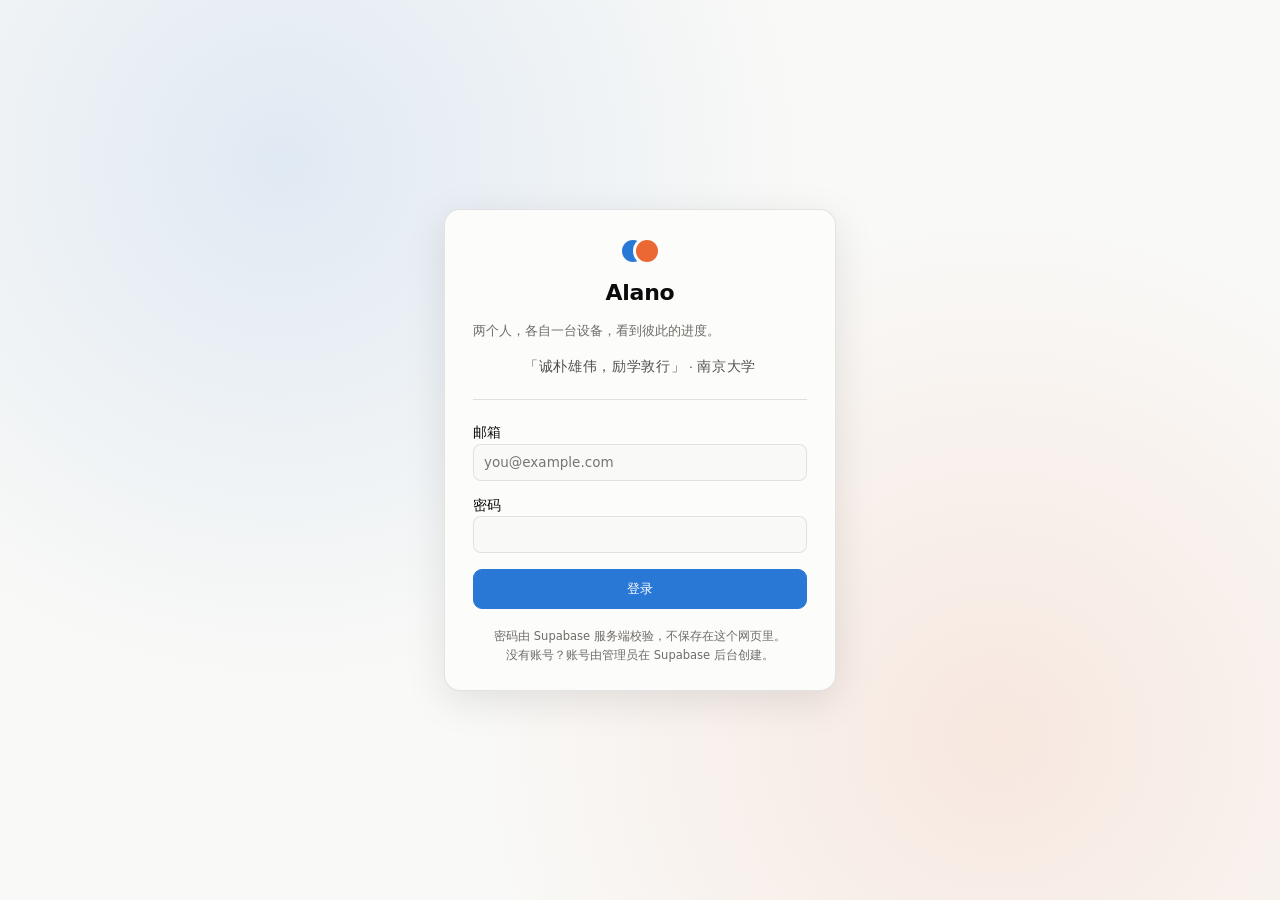
<file: study/index.html>
<!doctype html>
<html lang="zh-CN" data-theme="auto">
<head>
<meta charset="utf-8">
<meta name="viewport" content="width=device-width, initial-scale=1">
<!-- 站名。页面加载后由 app.js 的 applyTitle() 换成库里的那个（见 setup-10-site.sql）；
     这里写死的这份是「还没读到库」和「site 表还没建」时的兜底，
     也是登录页在登录之前能显示的那个名字。改默认值要同时改 app.js 里的 DEFAULT_TITLE。 -->
<title>Alano</title>
<link rel="stylesheet" href="app.css">
</head>
<body>

<!-- ══════════ 登录页：独立全屏，和数据页完全不重叠 ══════════ -->
<div id="view-login" class="login-wrap" hidden>
  <div class="login-card">
    <div class="brand" aria-hidden="true">
      <span class="bdot a"></span><span class="bdot b"></span>
    </div>
    <h1 id="lg-title">Alano</h1>
    <p class="sub">两个人，各自一台设备，看到彼此的进度。</p>
    <p class="motto" id="lg-motto"></p>

    <form id="login-form">
      <div class="field">
        <label for="lg-email">邮箱</label>
        <input type="email" id="lg-email" autocomplete="username" required placeholder="you@example.com">
      </div>
      <div class="field">
        <label for="lg-pass">密码</label>
        <input type="password" id="lg-pass" autocomplete="current-password" required>
      </div>
      <button class="primary block" id="lg-btn" type="submit">登录</button>
      <p class="err" id="lg-err" hidden></p>
    </form>

    <p class="hint login-foot">密码由 Supabase 服务端校验，不保存在这个网页里。<br>
      没有账号？账号由管理员在 Supabase 后台创建。</p>
  </div>
</div>

<!-- ══════════ 数据页 ══════════ -->
<div id="view-app" class="wrap" hidden>

  <header class="top">
    <button class="av me clickable" id="me-av" title="点头换头像"></button>
    <div class="grow">
      <h1 id="home-title">Alano</h1>
      <p class="sub" id="whoami">…</p>
      <p class="motto" id="home-motto"></p>
    </div>
    <div class="row tight">
      <span class="pill" id="conn-pill">连接中…</span>
      <button id="btn-refresh">刷新</button>
      <button id="btn-logout">退出</button>
    </div>
  </header>
  <input type="file" id="av-file" accept="image/*" hidden>

  <nav class="tabs" role="tablist">
    <button class="tab on" data-tab="home">主页</button>
    <button class="tab" data-tab="goals">月度任务</button>
    <button class="tab" data-tab="tasks">大任务拆解</button>
    <button class="tab" data-tab="daily">今日完成情况</button>
    <button class="tab" data-tab="res">学习资源</button>
    <button class="tab" data-tab="exams">考试成绩</button>
    <button class="tab" data-tab="data">导出 / 导入</button>
  </nav>

  <!-- ── 主页：双方状态 + 最近动态 ── -->
  <section class="pane" id="pane-home">
    <div class="card">
      <h2>我们</h2>
      <p class="sub" id="home-sub">…</p>
      <div class="cols" id="home-people" style="margin-top:14px"></div>
    </div>

    <div class="card">
      <h2>最近动态</h2>
      <div class="row tight" id="feed-filter" style="margin-bottom:14px"></div>
      <div id="feed"></div>
    </div>

    <div class="card">
      <h2>去做点什么</h2>
      <div class="row" id="home-entries" style="margin-top:2px"></div>
    </div>

    <!-- 校训 · 摘抄：2026-09-27 从「导出 / 导入」搬过来。
         原来它躺在设置页最底下，要滚一屏才露头 —— 她的原话是「我没看到」。
         需求本来就是「可以自己添加摘抄」，入口藏在设置页等于没做到。
         整块搬过来、id 一个没动，所以 app.js 那边零改动。 -->
    <div class="card">
      <h2>校训 · 摘抄</h2>
      <p class="hint" style="margin-top:0">
        登录页和主页顶上那句就是从这里来的，随机显示一条。两个人共用这一份清单，改完两边都会变。<br>
        学校校训、书里抄下来的句子，都放这儿 —— 第二格写出来源就行。
        <span id="mt-warn"></span>
      </p>
      <div class="row tight" id="mt-form" style="margin-top:12px">
        <input type="text" id="mt-text" class="grow" placeholder="一句话，校训或摘抄都行">
        <input type="text" id="mt-school" style="max-width:170px" placeholder="出处：学校 / 书名 / 作者">
        <button class="primary" id="mt-add">加上</button>
      </div>
      <div class="row tight" style="margin-top:10px">
        <button id="mt-shuffle">换一条看看</button>
        <span class="hint" id="mt-now" style="margin:0"></span>
      </div>
      <div id="mt-list" style="margin-top:12px"></div>
    </div>
  </section>

  <!-- ── 月度任务（倒计时 + 月历） ── -->
  <section class="pane" id="pane-goals" hidden>
    <!-- 倒计时（主位）——「几月几号要完成什么」。一行就是一件事 + 一个截止日，
         按截止日排，最紧的在最上面；底部那个倒计时条按截止日落在月历上。 -->
    <div class="card">
      <h2>倒计时</h2>
      <p class="sub" id="cd-sub">…</p>
      <div class="row" style="margin-top:12px">
        <div style="flex:2;min-width:180px"><label class="f" for="cd-title">要完成什么</label>
          <input type="text" id="cd-title" placeholder="例如：交开题报告"></div>
        <div><label class="f" for="cd-due">几月几号完成</label>
          <input type="date" id="cd-due"></div>
        <div style="max-width:104px"><label class="f" for="cd-pri">优先级</label>
          <select id="cd-pri">
            <option value="">不标</option>
            <option value="hi">高</option>
            <option value="mid">中</option>
            <option value="lo">低</option>
          </select></div>
        <button class="primary" id="cd-add">加上</button>
      </div>
      <!-- 截止日的四个快捷按钮。点开日历控件翻到「下周一」要 5 次操作，点一下是 1 次。
           单独占一行：跟日期框挤在同一格里，「本周末」三个字放不下。
           只管新建表单 —— 卡片上那个就地编辑的日期框太小，塞不下这一排。 -->
      <div class="quick" id="cd-quick">
        <span class="hint" style="margin:0">截止日：</span>
        <button type="button" class="tiny" id="cd-today">今天</button>
        <button type="button" class="tiny" id="cd-tomorrow">明天</button>
        <button type="button" class="tiny" id="cd-weekend">本周末</button>
        <button type="button" class="tiny" id="cd-nextmon">下周一</button>
      </div>
      <div class="field" style="margin-top:10px">
        <label class="f" for="cd-detail">说明（可选）</label>
        <input type="text" id="cd-detail" placeholder="交到哪 / 什么算完成">
      </div>
      <p class="hint" id="cd-warn" hidden></p>
      <div class="cols" id="cd-cols" style="margin-top:14px"></div>
    </div>

    <!-- 月度任务视图——一格一天。数据是现算的：其他页签当月更新的东西
         （完成的小任务 / 目标、推进未完成的那一步、考的试、加的资源、当天的心情）
         都会自动落到对应的格子上，不用在这儿再录一遍。 -->
    <div class="card">
      <h2>月度任务</h2>
      <p class="sub" id="mo-sub">…</p>
      <p class="hint" id="mo-warn" hidden></p>
      <div class="row tight" id="mo-nav" style="margin:14px 0 12px"></div>
      <div class="legend" id="mo-legend"></div>
      <div class="mo-wrap">
        <div class="mo-head" id="mo-head"></div>
        <div class="mo-grid" id="mo-grid"></div>
      </div>
      <p class="hint">格子深浅和右下角数字 = 那天<b>完成</b>了几件事（小任务 + 目标）；
        格子里的「考」= 那天有考试，后面跟的是得分；右下角的「截」= 那天有事到期；
        右上角小表情 = 那天记了心情。
        把鼠标停在格子上能看到那天的全部明细（含只推进未完成的、加的资源、写的两句），
        下面是同样内容的表格版。</p>
      <details style="margin-top:14px">
        <summary>表格视图（每天的明细）</summary>
        <div id="mo-table"></div>
      </details>
    </div>

  </section>

  <!-- ── 大任务拆解 ── -->
  <section class="pane" id="pane-tasks" hidden>
    <div class="card">
      <h2>新建大任务</h2>
      <div class="row">
        <div style="flex:2;min-width:180px"><label class="f" for="t-title">大任务</label>
          <input type="text" id="t-title" placeholder="例如：学完《线性代数》"></div>
        <div><label class="f" for="t-due">截止日（可选）</label>
          <input type="date" id="t-due"></div>
        <div><label class="f" for="t-n">拆成几个小任务</label>
          <input type="number" id="t-n" min="1" max="20" step="1" value="4"></div>
        <button class="primary" id="t-add">创建</button>
      </div>
      <div class="field" style="margin-top:10px">
        <label class="f" for="t-detail">这个任务要干什么（可选）</label>
        <input type="text" id="t-detail" placeholder="总体说明">
      </div>
      <p class="hint">创建后会生成对应数量的空白小任务，你再逐个填内容。进度条 = 已完成小任务 / 总数。<br>
        每条小任务下面的 <b>↔ 同一件事</b>：这一步如果其实就是某本书的某一章、
        或者某个 30 天小目标，在那儿关联一下，以后勾任意一边，两边一起算完成。
        <b>可以关联好几条</b>（一步 = 两本书的那几章），已经关联的每条是一个小方块，点一下就解开。</p>
    </div>

    <!-- 总览：所有大任务的完成率一览 -->
    <div class="card">
      <h2>完成情况总览</h2>
      <p class="sub" id="ov-sub">…</p>
      <div class="legend" id="ov-legend" style="margin-top:12px"></div>
      <div id="ov-list"></div>
    </div>

    <div class="cols" id="tasks-cols"></div>
  </section>

  <!-- ── 今日完成情况 ── -->
  <section class="pane" id="pane-daily" hidden>
    <div class="card">
      <h2>今天完成了什么</h2>
      <p class="hint" style="margin-top:0" id="done-lead">
        大任务、学习资源都能勾好几条；点开它，再勾它下面具体做到了哪几步 / 哪几章，
        也可以一条一条换着勾。大任务那几步只记一笔「今天推进了」，不算完成；
        资源那几章勾掉就算完成。下面那个文本框是写给自己看的，跟这笔记一起存。
      </p>
      <div class="field" style="margin-top:12px">
        <label class="f" id="done-picker-label">这次要记什么（大任务和资源都可以勾好几条）</label>
        <div id="done-picker"></div>
      </div>
      <div class="field" style="margin-top:12px">
        <label class="f" for="done-note">自己写两句（可选，跟着「今天」这一天存）</label>
        <textarea id="done-note" rows="2" placeholder="今天还做了什么、卡在哪、明天接着做什么…"></textarea>
      </div>
      <div class="row tight" style="margin-top:14px">
        <button class="primary" id="done-btn">先选一样要记的</button>
        <span class="hint" style="margin:0" id="done-tip">点上面的大任务或学习资源；勾上之后再点它下面的步 / 章，勾几条都行</span>
      </div>
      <p class="hint" id="done-warn" hidden></p>
    </div>

    <div class="card">
      <h2>今天完成情况</h2>
      <p class="sub" id="done-sub">…</p>
      <div class="cols" id="done-cols" style="margin-top:14px"></div>
    </div>

    <!-- 原来的「每日困难与心情」整块保留，只是不再占页签主位。
         月行程表右上角的小表情和主页动态流都还在用这份数据。 -->
    <details class="fold">
      <summary>今天的心情与困难（可选，不影响上面的记录）</summary>
      <div class="fold-body">
        <div class="row">
          <div><label class="f" for="d-date">日期</label><input type="date" id="d-date"></div>
          <div><label class="f">心情</label>
            <div class="moods" id="d-moods"></div>
          </div>
        </div>
        <div class="field" style="margin-top:10px">
          <label class="f" for="d-diff">今天遇到的困难</label>
          <textarea id="d-diff" rows="2" placeholder="卡在哪了？"></textarea>
        </div>
        <div class="field" style="margin-top:8px">
          <label class="f" for="d-note">补充（可选，存给上面选的那一天）</label>
          <input type="text" id="d-note" placeholder="想记的别的">
        </div>
        <div class="row tight" style="margin-top:12px">
          <button class="primary" id="d-save">保存</button>
          <span class="hint" id="d-status" style="margin:0"></span>
        </div>
        <div class="cols" id="daily-cols" style="margin-top:16px"></div>
      </div>
    </details>
  </section>

  <!-- ── 学习资源 ── -->
  <section class="pane" id="pane-res" hidden>
    <div class="card">
      <h2>添加资源</h2>
      <div class="row">
        <div><label class="f" for="r-kind">类型</label>
          <select id="r-kind">
            <option value="book">工具书</option>
            <option value="course">网课</option>
            <option value="teacher">老师</option>
          </select></div>
        <div style="flex:2;min-width:160px"><label class="f" for="r-name">名称</label>
          <input type="text" id="r-name" placeholder="书名 / 课程名 / 老师名"></div>
        <div><label class="f" for="r-platform">平台</label>
          <input type="text" id="r-platform" placeholder="B站 / Coursera…"></div>
        <div><label class="f" for="r-subject">学科</label>
          <input type="text" id="r-subject" placeholder="数学 / 英语…"></div>
        <div><label class="f" for="r-status">状态</label>
          <select id="r-status">
            <option value="todo">待开始</option>
            <option value="doing">进行中</option>
            <option value="done">已完成</option>
          </select></div>
        <div style="max-width:110px" id="r-chapters-box"><label class="f" for="r-chapters">共几章</label>
          <input type="number" id="r-chapters" min="0" max="200" step="1" placeholder="可留空"></div>
        <button class="primary" id="r-add">添加</button>
      </div>
      <p class="hint">每一章下面的 <b>↔ 同一件事</b>：这一章如果就是某个大任务里的一步，
        在那儿关联一下，以后勾任意一边，两边一起算完成。<b>可以关联好几条</b>，
        已经关联的每条是一个小方块，点一下就解开。</p>
    </div>

    <div class="card">
      <h2>总览</h2>
      <div class="row tight" style="margin-bottom:12px">
        <label class="f" style="margin:0">范围</label>
        <div id="res-scope" class="row tight" style="gap:6px"></div>
      </div>
      <div class="tiles" id="res-tiles"></div>
      <div class="legend" id="res-legend"></div>
      <div id="res-chart" class="chartbox"></div>
    </div>

    <div class="cols" id="res-cols"></div>
  </section>

  <!-- ── 考试成绩 ── -->
  <section class="pane" id="pane-exams" hidden>
    <div class="card">
      <h2>记一场考试</h2>
      <p class="hint" style="margin-top:0" id="ex-lead">…</p>
      <div class="row" style="margin-top:12px">
        <div><label class="f" for="ex-date">日期</label>
          <input type="date" id="ex-date"></div>
        <div style="flex:2;min-width:160px"><label class="f" for="ex-name">考试名称</label>
          <input type="text" id="ex-name" placeholder="例如：期中数学"></div>
        <div><label class="f" for="ex-subject">科目</label>
          <input type="text" id="ex-subject" list="ex-subject-list" placeholder="数学 / 英语…">
          <datalist id="ex-subject-list"></datalist></div>
        <div><label class="f" for="ex-kind">哪一类</label>
          <select id="ex-kind">
            <option value="school">学校考试</option>
            <option value="paper">自己做的试卷</option>
          </select></div>
        <div style="max-width:104px"><label class="f" for="ex-score">得分</label>
          <input type="number" id="ex-score" step="0.5" placeholder="可留空"></div>
        <div style="max-width:104px"><label class="f" for="ex-full">满分</label>
          <input type="number" id="ex-full" step="0.5" placeholder="可留空"></div>
        <button class="primary" id="ex-add">记下这一场</button>
        <button id="ex-cancel" hidden>取消</button>
      </div>
      <div class="field" style="margin-top:10px">
        <label class="f" for="ex-note">备注（可选）</label>
        <input type="text" id="ex-note" placeholder="哪道题栽了 / 下次注意什么">
      </div>
      <p class="hint" id="ex-warn" hidden></p>
    </div>

    <div class="card">
      <h2>考过的试</h2>
      <p class="sub" id="ex-sub">…</p>
      <div class="row tight" style="margin-bottom:12px">
        <label class="f" style="margin:0">范围</label>
        <div id="ex-scope" class="row tight" style="gap:6px"></div>
        <label class="f" style="margin:0 0 0 12px">科目</label>
        <div id="ex-subj" class="row tight" style="gap:6px"></div>
      </div>
      <div class="cols" id="ex-cols"></div>
    </div>
  </section>

  <!-- ── 导出 / 导入 ── -->
  <section class="pane" id="pane-data" hidden>
    <div class="card">
      <h2>导出完整快照</h2>
      <p class="hint" style="margin-top:0">
        导出的 JSON 包含两个人全部的数据 + 这份页面的版本信息。
        <b>把这个文件交给 Claude，就能据此重建一模一样的页面。</b>
      </p>
      <div class="row tight" style="margin-top:12px">
        <button class="primary" id="btn-export">导出 JSON</button>
        <span class="hint" id="export-meta" style="margin:0"></span>
      </div>
    </div>
    <div class="card">
      <h2>导入</h2>
      <p class="hint" style="margin-top:0">
        导入会写回数据库。<b>受权限规则限制，你只能导入属于你自己的行</b> ——
        别人的行会被跳过（不是丢失，它们本来就在库里）。
      </p>
      <div class="row tight" style="margin-top:12px">
        <button id="btn-import">选择 JSON 文件</button>
        <input type="file" id="file-import" accept=".json,application/json" hidden>
        <span class="hint" id="import-meta" style="margin:0"></span>
      </div>
    </div>
    <div class="card">
      <h2>我的名字</h2>
      <p class="hint" style="margin-top:0">
        页头、状态卡、动态流里显示的那个名字。<b>各改各的</b>，改不了对方的。
      </p>
      <div class="row tight" style="margin-top:12px">
        <input type="text" id="pn-name" maxlength="12" placeholder="小 A" style="max-width:260px">
        <button class="primary" id="pn-save">保存</button>
      </div>
      <p class="hint">
        12 个字以内，不能空着。还没上传头像时，头像上那个字取名字的第一个字。
      </p>
    </div>
    <div class="card">
      <h2>站名</h2>
      <p class="hint" style="margin-top:0">
        登录页和主页顶上那个名字，浏览器标签页也跟着变。<b>两个人共用这一个</b>，改完两边都会变。
        <span id="st-warn"></span>
      </p>
      <div class="row tight" style="margin-top:12px">
        <!-- max-width 是必要的：input 默认 width:100%，不给上限它会独占一行，
             「保存」被挤到第二行单吊着。名字最长 24 个字，260px 够用了。 -->
        <input type="text" id="st-title" maxlength="24" placeholder="Alano" style="max-width:260px">
        <button class="primary" id="st-save">保存</button>
      </div>
      <p class="hint">
        24 个字以内，不能空着。改了名字不会动仓库和网址 ——
        那两个在 GitHub 那边，这里改不到。
      </p>
    </div>
  </section>

</div>

<div id="toast" class="toast" hidden></div>

<!-- 删除后的「撤回」条。单独一条、不跟 toast 挤在一起：toast 还在报别的事
     （比如「已保存」）时，这一条也得能点。放在 toast 上面一点。 -->
<div id="undo" class="undo" hidden></div>

<!-- Supabase SDK 自己托管在本目录（国内网络对 CDN 不稳，少一个外部依赖）
     加载顺序不能反：app.js 依赖 supabase.js 挂上的 window.supabase -->
<script src="supabase.js"></script>
<script src="app.js"></script>
</body>
</html>
</file>
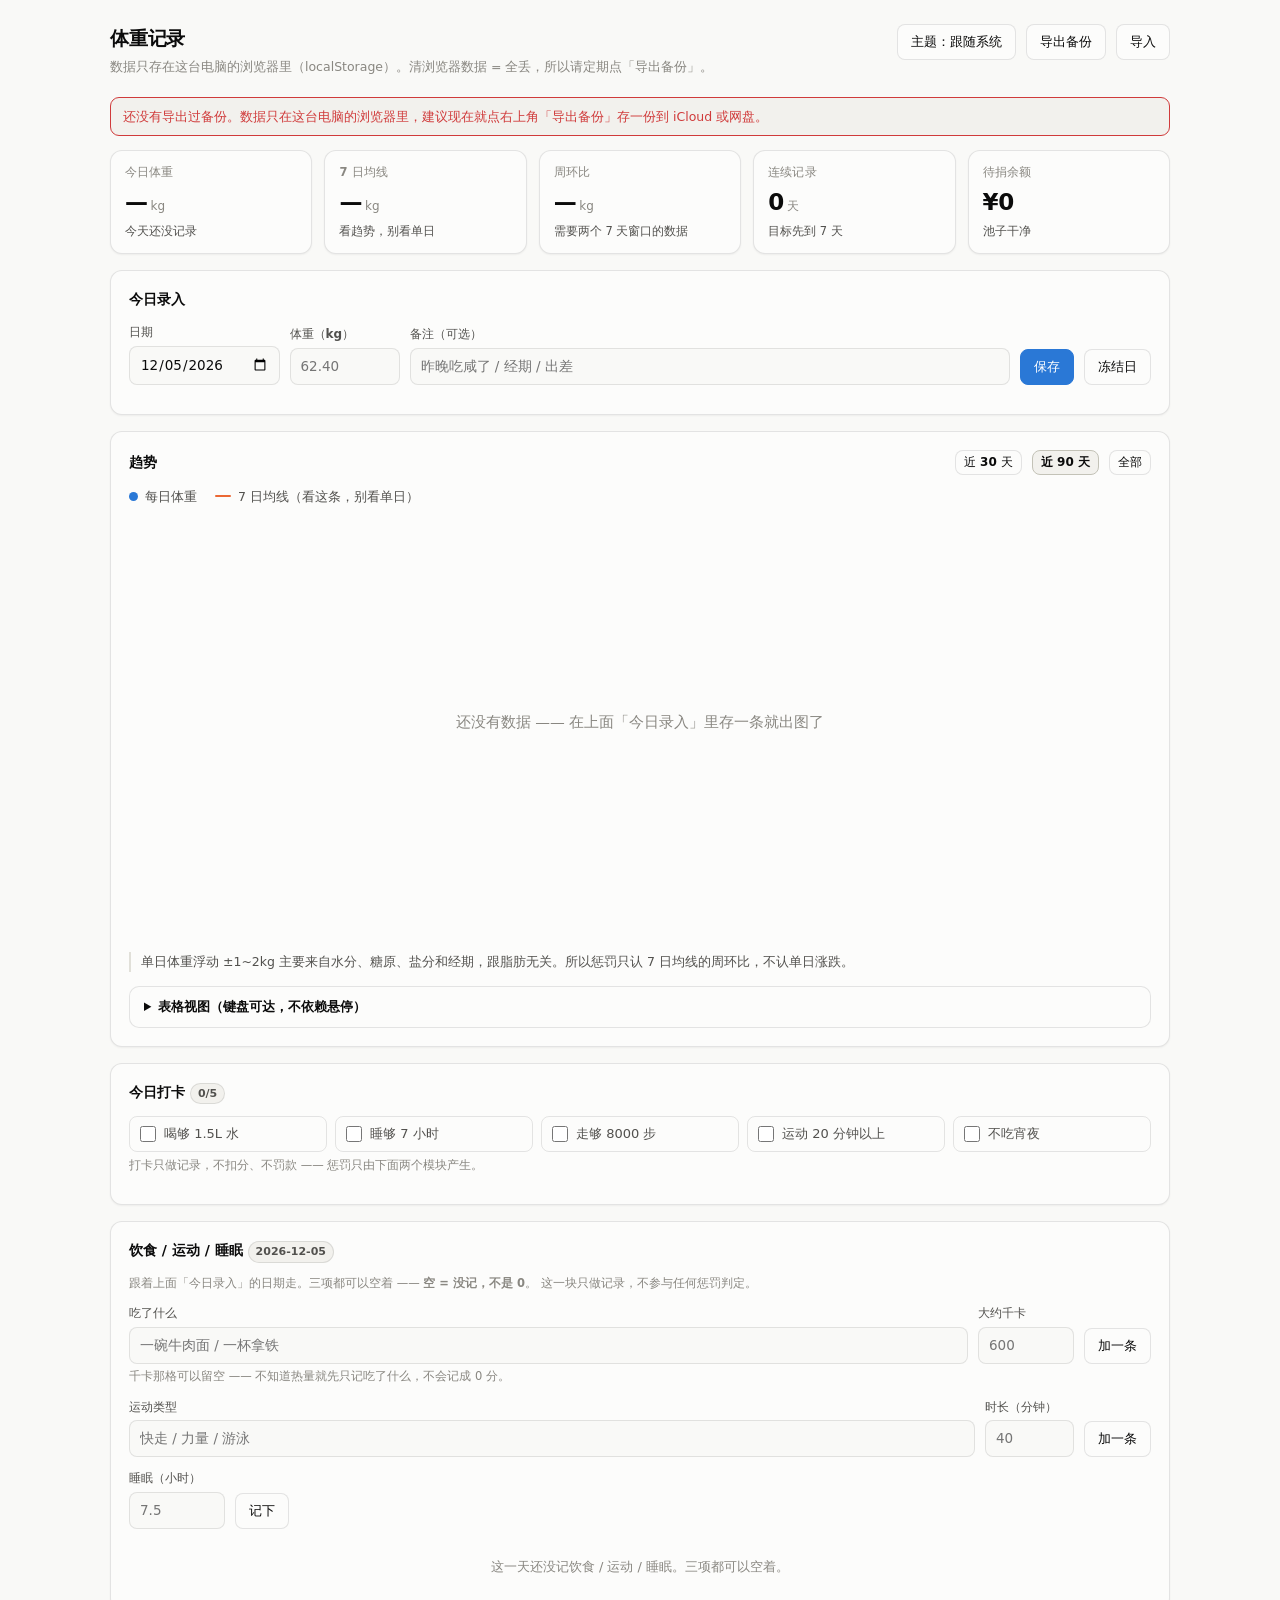
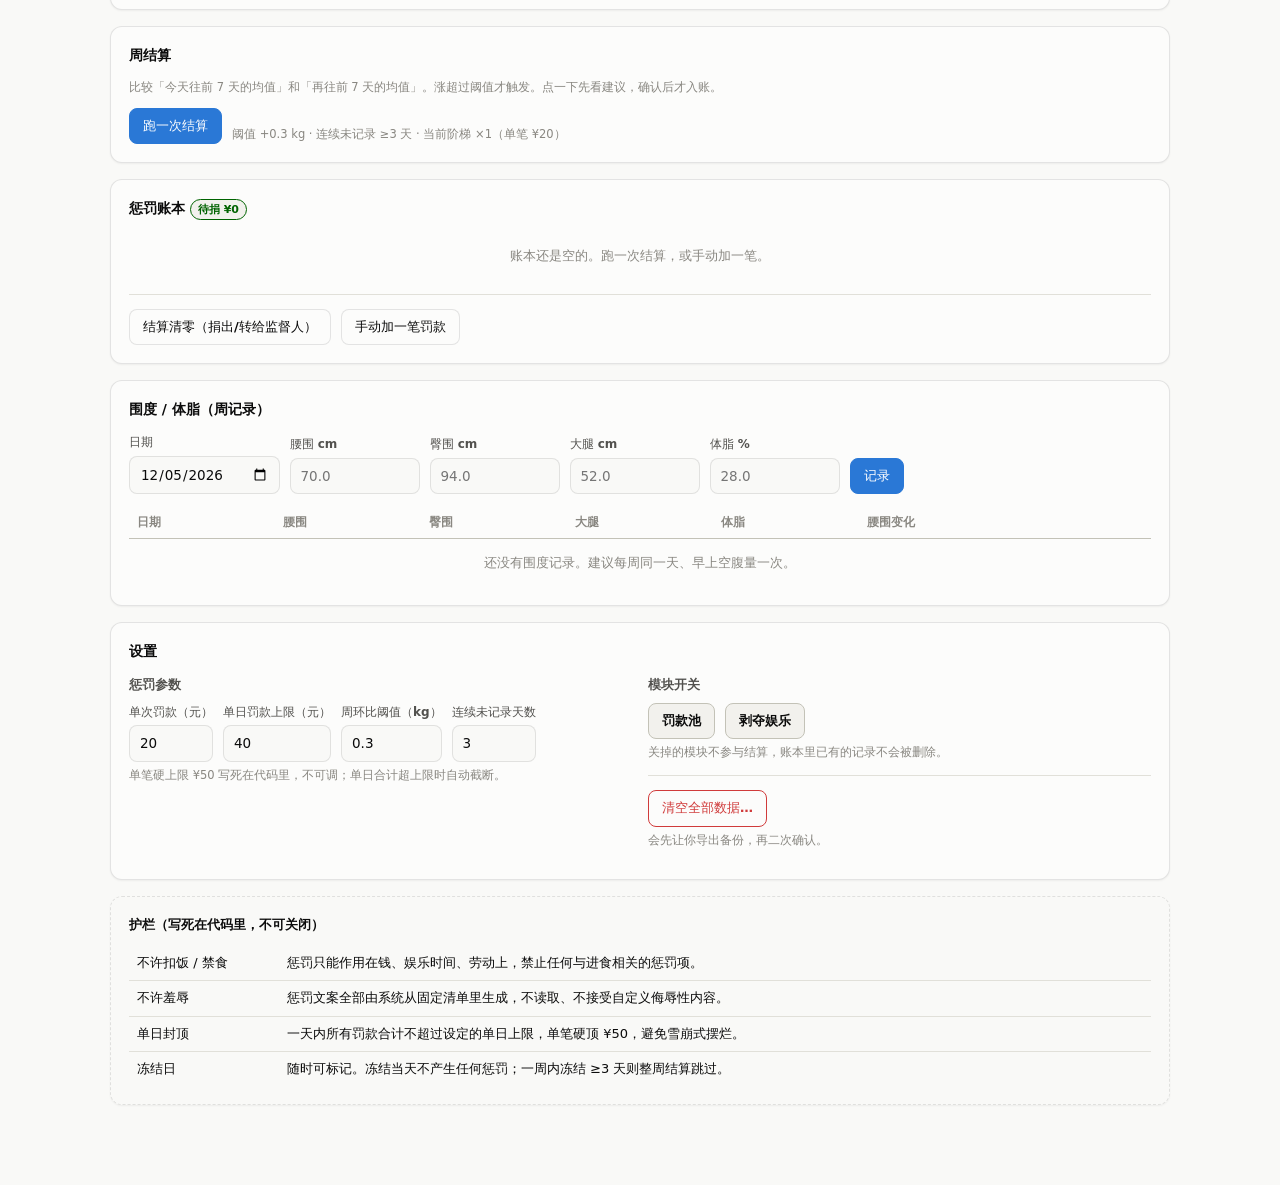
<file: weight/index.html>
<!doctype html>
<html lang="zh-CN" data-theme="auto">
<head>
<meta charset="utf-8">
<meta name="viewport" content="width=device-width, initial-scale=1">
<title>体重记录 · Weight Log</title>
<style>
/* ── 调色板 ────────────────────────────────────────────────────────────────
   取值来自 dataviz 规范的 reference palette，已用 validate_palette.js 校验：
   浅色 worst CVD ΔE 24.7 / 深色 26.8，六项全 PASS。改色请重跑校验脚本。
   深色值在两个作用域各写一遍：媒体查询管系统设置，data-theme 管手动切换。 */
:root{
  color-scheme: light;
  --surface-1:#fcfcfb; --page:#f9f9f7;
  --text-primary:#0b0b0b; --text-secondary:#52514e; --muted:#898781;
  --grid:#e1e0d9; --axis:#c3c2b7; --border:rgba(11,11,11,0.10);
  --series-1:#2a78d6;   /* 体重（散点） */
  --series-2:#eb6834;   /* 7日均线 */
  --good:#006300; --critical:#d03b3b;
  --chip:#f2f1ed; --shadow:0 1px 2px rgba(11,11,11,.05);
}
@media (prefers-color-scheme: dark){
  :root:where(:not([data-theme="light"])){
    color-scheme: dark;
    --surface-1:#1a1a19; --page:#0d0d0d;
    --text-primary:#ffffff; --text-secondary:#c3c2b7; --muted:#898781;
    --grid:#2c2c2a; --axis:#383835; --border:rgba(255,255,255,0.10);
    --series-1:#3987e5; --series-2:#d95926;
    --good:#0ca30c; --critical:#d03b3b;
    --chip:#242422; --shadow:none;
  }
}
:root[data-theme="dark"]{
  color-scheme: dark;
  --surface-1:#1a1a19; --page:#0d0d0d;
  --text-primary:#ffffff; --text-secondary:#c3c2b7; --muted:#898781;
  --grid:#2c2c2a; --axis:#383835; --border:rgba(255,255,255,0.10);
  --series-1:#3987e5; --series-2:#d95926;
  --good:#0ca30c; --critical:#d03b3b;
  --chip:#242422; --shadow:none;
}

*{box-sizing:border-box}
html,body{margin:0;padding:0}
body{
  background:var(--page); color:var(--text-primary);
  font-family:system-ui,-apple-system,"Segoe UI","PingFang SC","Microsoft YaHei",sans-serif;
  font-size:14px; line-height:1.55; padding:24px 16px 64px;
}
.wrap{max-width:1060px;margin:0 auto}
h1{font-size:19px;margin:0;font-weight:650;letter-spacing:-.01em}
h2{font-size:14px;margin:0 0 12px;font-weight:650}
.sub{color:var(--muted);font-size:12.5px;margin:4px 0 0}

header.top{display:flex;align-items:flex-start;gap:16px;flex-wrap:wrap;margin-bottom:20px}
header.top .grow{flex:1;min-width:200px}

.card{
  background:var(--surface-1); border:1px solid var(--border);
  border-radius:12px; padding:18px; box-shadow:var(--shadow); margin-bottom:16px;
}
.row{display:flex;gap:10px;flex-wrap:wrap;align-items:flex-end}
.row.tight{align-items:center}
.grid2{display:grid;grid-template-columns:repeat(auto-fit,minmax(280px,1fr));gap:16px}

label.f{display:block;font-size:12px;color:var(--text-secondary);margin-bottom:4px;font-weight:550}
input[type=text],input[type=number],input[type=date],select,textarea{
  font:inherit;font-size:13.5px;color:var(--text-primary);background:var(--page);
  border:1px solid var(--border);border-radius:8px;padding:7px 10px;width:100%;
  font-variant-numeric:tabular-nums;
}
input:focus,select:focus,textarea:focus{outline:2px solid var(--series-1);outline-offset:1px;border-color:transparent}
input[type=number]{max-width:130px}
input[type=date]{max-width:170px}

button{
  font:inherit;font-size:13px;font-weight:550;color:var(--text-primary);
  background:var(--surface-1);border:1px solid var(--border);border-radius:8px;
  padding:7px 13px;cursor:pointer;
}
button:hover{background:var(--chip)}
button.primary{background:var(--series-1);border-color:var(--series-1);color:#fff}
button.primary:hover{filter:brightness(1.08)}
button.danger{color:var(--critical);border-color:var(--critical)}
button.tiny{padding:2px 8px;font-size:12px}
button.on{background:var(--chip);border-color:var(--axis);font-weight:650}
button:disabled{opacity:.45;cursor:not-allowed}

/* 统计条 */
.tiles{display:grid;grid-template-columns:repeat(auto-fit,minmax(132px,1fr));gap:12px;margin-bottom:16px}
.tile{background:var(--surface-1);border:1px solid var(--border);border-radius:12px;padding:13px 14px;box-shadow:var(--shadow)}
.tile .k{font-size:11.5px;color:var(--muted);font-weight:550;letter-spacing:.01em}
.tile .v{font-size:23px;font-weight:640;margin-top:3px;letter-spacing:-.02em}
.tile .v small{font-size:12px;font-weight:500;color:var(--muted);margin-left:3px;letter-spacing:0}
.tile .d{font-size:11.5px;color:var(--text-secondary);margin-top:2px}

/* 图例 */
.legend{display:flex;gap:18px;flex-wrap:wrap;align-items:center;margin-bottom:6px;font-size:12.5px;color:var(--text-secondary)}
.legend .item{display:inline-flex;align-items:center;gap:7px}
.legend .kdot{width:9px;height:9px;border-radius:50%;background:var(--series-1);flex:0 0 auto}
.legend .kline{width:16px;height:2px;border-radius:1px;background:var(--series-2);flex:0 0 auto}

.chartbox{position:relative}
svg.chart{display:block;width:100%;height:auto;overflow:visible}
svg.chart text{font-family:inherit;font-size:11px;fill:var(--muted);font-variant-numeric:tabular-nums}
svg.chart .axis-label{fill:var(--muted)}
svg.chart .endlabel{font-size:11.5px;font-weight:640}

#tip{
  position:absolute;pointer-events:none;z-index:9;opacity:0;transition:opacity .08s;
  background:var(--surface-1);border:1px solid var(--border);border-radius:9px;
  padding:8px 11px;box-shadow:0 4px 14px rgba(0,0,0,.16);min-width:132px;
}
#tip .td{font-size:11.5px;color:var(--muted);margin-bottom:5px;font-variant-numeric:tabular-nums}
#tip .tr{display:flex;align-items:center;gap:7px;margin-top:3px}
#tip .tk{width:14px;height:2px;border-radius:1px;flex:0 0 auto}
#tip .tn{font-size:11.5px;color:var(--text-secondary);flex:1}
#tip .tv{font-size:13px;font-weight:640;font-variant-numeric:tabular-nums}

/* 打卡 */
.tasks{display:grid;grid-template-columns:repeat(auto-fit,minmax(190px,1fr));gap:8px}
.tasks label{display:flex;align-items:center;gap:8px;font-size:13px;color:var(--text-secondary);
  padding:7px 10px;border:1px solid var(--border);border-radius:8px;cursor:pointer}
.tasks label:hover{background:var(--chip)}
.tasks input{width:16px;height:16px;accent-color:var(--series-1);margin:0;flex:0 0 auto}

/* 表格 */
table{width:100%;border-collapse:collapse;font-size:13px;font-variant-numeric:tabular-nums}
th{text-align:left;font-size:11.5px;color:var(--muted);font-weight:600;padding:6px 8px;
   border-bottom:1px solid var(--axis);white-space:nowrap}
td{padding:7px 8px;border-bottom:1px solid var(--grid);vertical-align:top}
td.num{text-align:right}
tr:last-child td{border-bottom:none}
.tblwrap{overflow-x:auto}

details{border:1px solid var(--border);border-radius:10px;padding:10px 14px;background:var(--surface-1)}
details+details{margin-top:10px}
summary{cursor:pointer;font-size:13px;font-weight:600;color:var(--text-primary)}
details[open] summary{margin-bottom:11px}

.frozen{color:var(--series-1);font-weight:600}
.pill{display:inline-block;font-size:11px;font-weight:600;padding:1px 7px;border-radius:20px;
  background:var(--chip);color:var(--text-secondary);border:1px solid var(--border);white-space:nowrap}
.pill.warn{color:var(--critical);border-color:var(--critical)}
.pill.ok{color:var(--good);border-color:var(--good)}

.note{font-size:12.5px;color:var(--text-secondary);margin:10px 0 0;padding-left:10px;border-left:2px solid var(--grid)}
.empty{color:var(--muted);font-size:13px;padding:14px 0;text-align:center}
.banner{font-size:12.5px;padding:9px 12px;border-radius:9px;border:1px solid var(--border);
  background:var(--chip);color:var(--text-secondary);margin-bottom:14px}
.banner.warn{border-color:var(--critical);color:var(--critical)}
code{font-size:12px;background:var(--chip);padding:1px 5px;border-radius:5px}
.hint{font-size:11.5px;color:var(--muted);margin-top:5px}
.sep{height:1px;background:var(--grid);margin:14px 0}
.spacer{flex:1}
</style>
</head>
<body>
<div class="wrap">

  <header class="top">
    <div class="grow">
      <h1>体重记录</h1>
      <p class="sub">数据只存在这台电脑的浏览器里（localStorage）。清浏览器数据 = 全丢，所以请定期点「导出备份」。</p>
    </div>
    <div class="row tight">
      <button id="btn-theme" title="切换浅色/深色">主题：跟随系统</button>
      <button id="btn-export">导出备份</button>
      <button id="btn-import">导入</button>
      <input type="file" id="file-import" accept=".json,application/json" hidden>
    </div>
  </header>

  <div id="backup-warn"></div>

  <div class="tiles" id="tiles"></div>

  <!-- ── 录入 ── -->
  <div class="card">
    <h2>今日录入</h2>
    <div class="row">
      <div><label class="f" for="in-date">日期</label><input type="date" id="in-date"></div>
      <div><label class="f" for="in-weight">体重（kg）</label><input type="number" id="in-weight" step="0.01" min="20" max="400" placeholder="62.40"></div>
      <div style="flex:1;min-width:180px"><label class="f" for="in-note">备注（可选）</label><input type="text" id="in-note" placeholder="昨晚吃咸了 / 经期 / 出差"></div>
      <button class="primary" id="btn-save">保存</button>
      <button id="btn-freeze" title="生病、经期、出差等：标记当天为冻结日，当天不参与任何惩罚判定">冻结日</button>
    </div>
    <p class="hint" id="entry-hint"></p>
  </div>

  <!-- ── 趋势图 ── -->
  <div class="card">
    <div class="row tight" style="margin-bottom:12px">
      <h2 style="margin:0">趋势</h2>
      <div class="spacer"></div>
      <button class="tiny" data-range="30">近 30 天</button>
      <button class="tiny" data-range="90">近 90 天</button>
      <button class="tiny" data-range="all">全部</button>
    </div>
    <div class="legend">
      <span class="item"><span class="kdot"></span>每日体重</span>
      <span class="item"><span class="kline"></span>7 日均线（看这条，别看单日）</span>
    </div>
    <div class="chartbox">
      <svg class="chart" id="chart" viewBox="0 0 760 320" preserveAspectRatio="xMidYMid meet" role="img"
           aria-label="体重与 7 日均线趋势图，完整数值见下方表格视图"></svg>
      <div id="tip" aria-hidden="true"></div>
    </div>
    <p class="note">单日体重浮动 ±1~2kg 主要来自水分、糖原、盐分和经期，跟脂肪无关。所以惩罚只认 7 日均线的周环比，不认单日涨跌。</p>
    <details style="margin-top:14px">
      <summary>表格视图（键盘可达，不依赖悬停）</summary>
      <div class="tblwrap"><table id="tbl-chart"><thead><tr>
        <th>日期</th><th>体重 (kg)</th><th>7 日均线 (kg)</th><th>较前一日</th><th>备注</th>
      </tr></thead><tbody></tbody></table></div>
    </details>
  </div>

  <!-- ── 打卡 ── -->
  <div class="card">
    <h2>今日打卡 <span class="pill" id="check-count">0/0</span></h2>
    <div class="tasks" id="tasks"></div>
    <p class="hint">打卡只做记录，不扣分、不罚款 —— 惩罚只由下面两个模块产生。</p>
  </div>

  <!-- ── 饮食 / 运动 / 睡眠 ──
       三项都跟着上面「今日录入」那个日期走：它们是**每日**记录，跟体重同频。
       围度之所以单独一个日期框，是因为她要求「每周一次即可，不用跟体重同步」。 -->
  <div class="card">
    <h2>饮食 / 运动 / 睡眠 <span class="pill" id="hb-pill"></span></h2>
    <p class="hint" style="margin-top:0">
      跟着上面「今日录入」的日期走。三项都可以空着 —— <b>空 = 没记，不是 0</b>。
      这一块只做记录，不参与任何惩罚判定。
    </p>

    <div class="row" style="margin-top:12px">
      <div style="flex:1;min-width:170px">
        <label class="f" for="hb-food">吃了什么</label>
        <input type="text" id="hb-food" placeholder="一碗牛肉面 / 一杯拿铁">
      </div>
      <div>
        <label class="f" for="hb-kcal">大约千卡</label>
        <input type="number" id="hb-kcal" step="10" min="0" max="5000" placeholder="600">
      </div>
      <button id="hb-add-meal">加一条</button>
    </div>
    <p class="hint" style="margin-top:4px">千卡那格可以留空 —— 不知道热量就先只记吃了什么，不会记成 0 分。</p>

    <div class="row" style="margin-top:12px">
      <div style="flex:1;min-width:170px">
        <label class="f" for="hb-ex">运动类型</label>
        <input type="text" id="hb-ex" placeholder="快走 / 力量 / 游泳">
      </div>
      <div>
        <label class="f" for="hb-min">时长（分钟）</label>
        <input type="number" id="hb-min" step="5" min="1" max="600" placeholder="40">
      </div>
      <button id="hb-add-ex">加一条</button>
    </div>

    <div class="row" style="margin-top:12px">
      <div>
        <label class="f" for="hb-sleep">睡眠（小时）</label>
        <input type="number" id="hb-sleep" step="0.5" min="0" max="24" placeholder="7.5">
      </div>
      <button id="hb-save-sleep">记下</button>
      <span class="hint" style="margin:0" id="hb-sleep-hint"></span>
    </div>

    <div id="hb-body" style="margin-top:14px"></div>
  </div>

  <!-- ── 结算 ── -->
  <div class="card">
    <h2>周结算</h2>
    <p class="hint" style="margin-top:0">比较「今天往前 7 天的均值」和「再往前 7 天的均值」。涨超过阈值才触发。点一下先看建议，确认后才入账。</p>
    <div class="row" style="margin-top:10px">
      <button class="primary" id="btn-settle">跑一次结算</button>
      <span class="hint" id="settle-meta" style="margin:0"></span>
    </div>
    <div id="settle-out"></div>
  </div>

  <!-- ── 惩罚账本 ── -->
  <div class="card">
    <h2>惩罚账本 <span class="pill" id="pool-pill">待捐 ¥0</span></h2>
    <div id="ledger-body"></div>
    <div class="sep"></div>
    <div class="row tight">
      <button id="btn-payout">结算清零（捐出/转给监督人）</button>
      <button id="btn-manual-fine">手动加一笔罚款</button>
      <div class="spacer"></div>
      <span class="hint" style="margin:0" id="ledger-meta"></span>
    </div>
  </div>

  <!-- ── 围度 / 体脂 ── -->
  <div class="card">
    <h2>围度 / 体脂（周记录）</h2>
    <div class="row">
      <div><label class="f" for="m-date">日期</label><input type="date" id="m-date"></div>
      <div><label class="f" for="m-waist">腰围 cm</label><input type="number" id="m-waist" step="0.1" placeholder="70.0"></div>
      <div><label class="f" for="m-hip">臀围 cm</label><input type="number" id="m-hip" step="0.1" placeholder="94.0"></div>
      <div><label class="f" for="m-thigh">大腿 cm</label><input type="number" id="m-thigh" step="0.1" placeholder="52.0"></div>
      <div><label class="f" for="m-fat">体脂 %</label><input type="number" id="m-fat" step="0.1" placeholder="28.0"></div>
      <button class="primary" id="btn-measure">记录</button>
    </div>
    <div class="tblwrap" style="margin-top:14px"><table id="tbl-measure"><thead><tr>
      <th>日期</th><th class="num">腰围</th><th class="num">臀围</th><th class="num">大腿</th><th class="num">体脂</th><th class="num">腰围变化</th><th></th>
    </tr></thead><tbody></tbody></table></div>
  </div>

  <!-- ── 设置 ── -->
  <div class="card">
    <h2>设置</h2>
    <div class="grid2">
      <div>
        <h2 style="font-size:12.5px;color:var(--text-secondary);margin-bottom:8px">惩罚参数</h2>
        <div class="row">
          <div><label class="f" for="cfg-fine">单次罚款（元）</label><input type="number" id="cfg-fine" min="1" max="50" step="1"></div>
          <div><label class="f" for="cfg-cap">单日罚款上限（元）</label><input type="number" id="cfg-cap" min="1" max="50" step="1"></div>
          <div><label class="f" for="cfg-thr">周环比阈值（kg）</label><input type="number" id="cfg-thr" min="0.1" max="3" step="0.1"></div>
          <div><label class="f" for="cfg-miss">连续未记录天数</label><input type="number" id="cfg-miss" min="1" max="14" step="1"></div>
        </div>
        <p class="hint">单笔硬上限 ¥50 写死在代码里，不可调；单日合计超上限时自动截断。</p>
      </div>
      <div>
        <h2 style="font-size:12.5px;color:var(--text-secondary);margin-bottom:8px">模块开关</h2>
        <div class="row">
          <button id="mod-finePool">罚款池</button>
          <button id="mod-deprivation">剥夺娱乐</button>
        </div>
        <p class="hint">关掉的模块不参与结算，账本里已有的记录不会被删除。</p>
        <div class="sep"></div>
        <button class="danger" id="btn-reset">清空全部数据…</button>
        <p class="hint">会先让你导出备份，再二次确认。</p>
      </div>
    </div>
  </div>

  <div class="card" style="background:transparent;border-style:dashed">
    <h2 style="font-size:12.5px">护栏（写死在代码里，不可关闭）</h2>
    <table><tbody>
      <tr><td style="width:150px">不许扣饭 / 禁食</td><td>惩罚只能作用在钱、娱乐时间、劳动上，禁止任何与进食相关的惩罚项。</td></tr>
      <tr><td>不许羞辱</td><td>惩罚文案全部由系统从固定清单里生成，不读取、不接受自定义侮辱性内容。</td></tr>
      <tr><td>单日封顶</td><td>一天内所有罚款合计不超过设定的单日上限，单笔硬顶 ¥50，避免雪崩式摆烂。</td></tr>
      <tr><td>冻结日</td><td>随时可标记。冻结当天不产生任何惩罚；一周内冻结 ≥3 天则整周结算跳过。</td></tr>
    </tbody></table>
  </div>

</div>

<script>
(function(){
'use strict';

/* ── 常量 ─────────────────────────────────────────────────────────────── */
var STORAGE_KEY = 'weight-tracker.v1';
var MAX_FINE = 50;          // 硬上限：任何单笔罚款都不得超过这个数，代码层面不可调
var MA_WINDOW = 7;          // 7 日均线
var MA_MIN_DAYS = 4;        // 7 天里至少要有 4 天有数据才给均线值，否则均线会被一两天带偏
var FREEZE_SKIP = 3;        // 一周内冻结 ≥ 这个天数 → 整周结算跳过

var DEPRIVATION_POOL = [    // 剥夺项固定清单。惩罚文案不来自用户输入，避免出现伤害性内容。
  '今晚不刷短视频',
  '今晚不追剧 / 不看番',
  '明早提前 30 分钟起床',
  '周末手机不进卧室',
  '这周少点一次外卖'
];

var DEFAULT_TASKS = [
  {id:'water',    name:'喝够 1.5L 水'},
  {id:'sleep',    name:'睡够 7 小时'},
  {id:'steps',    name:'走够 8000 步'},
  {id:'exercise', name:'运动 20 分钟以上'},
  {id:'nosnack',  name:'不吃宵夜'}
];

/* ── 日期工具（一律本地时区，避免 UTC 串日期） ───────────────────────── */
function pad(n){ return String(n).padStart(2,'0'); }
function toStr(d){ return d.getFullYear()+'-'+pad(d.getMonth()+1)+'-'+pad(d.getDate()); }
function today(){ return toStr(new Date()); }
function parseD(s){ var p=s.split('-'); return new Date(+p[0], +p[1]-1, +p[2]); }
function addDays(s,n){ var d=parseD(s); d.setDate(d.getDate()+n); return toStr(d); }
function daysBetween(a,b){ return Math.round((parseD(b)-parseD(a))/86400000); }
function fmtDate(s){ var p=s.split('-'); return p[0]+'-'+p[1]+'-'+p[2]; }
function fmtShort(s){ var p=s.split('-'); return (+p[1])+'/'+(+p[2]); }

/* ── 状态 ─────────────────────────────────────────────────────────────── */
function blank(){
  return {
    version: 1,
    config: {
      fineAmount: 20,
      dailyFineCap: 40,
      weeklyGainThreshold: 0.3,
      missRecordStreak: 3,
      modules: { finePool: true, deprivation: true },
      behaviorTasks: DEFAULT_TASKS.slice(),
      theme: 'auto',
      lastExport: null,
      escalation: 0     // 连续触发结算的次数，用于阶梯升级
    },
    entries: {},        // 'YYYY-MM-DD' -> {weight, note, frozen, freezeReason, checks:{}}
    measurements: [],   // {date, waist, hip, thigh, fat}
    ledger: []          // {id, date, kind:'fine'|'payout'|'deprivation', amount, label, detail, status, ts}
  };
}

var state = blank();
var storageOK = true;

function load(){
  try{
    var raw = localStorage.getItem(STORAGE_KEY);
    if(!raw) return;
    var obj = JSON.parse(raw);
    if(!obj || typeof obj !== 'object') return;
    var b = blank();
    state = {
      version: 1,
      config: Object.assign(b.config, obj.config || {}),
      entries: obj.entries || {},
      measurements: Array.isArray(obj.measurements) ? obj.measurements : [],
      ledger: Array.isArray(obj.ledger) ? obj.ledger : []
    };
    state.config.modules = Object.assign(b.config.modules, (obj.config||{}).modules || {});
    if(!Array.isArray(state.config.behaviorTasks) || !state.config.behaviorTasks.length)
      state.config.behaviorTasks = DEFAULT_TASKS.slice();
  }catch(e){
    console.warn('读取本地数据失败：', e);
    storageOK = false;
  }
}
function save(){
  if(!storageOK) return;
  try{
    localStorage.setItem(STORAGE_KEY, JSON.stringify(state));
  }catch(e){
    storageOK = false;
    alert('写入本地存储失败（可能是浏览器隐私模式或空间已满）。\n数据这次没保存成功，请立刻点「导出备份」另存一份。');
  }
}

/* ── 计算 ─────────────────────────────────────────────────────────────── */
function entryOf(d){ return state.entries[d] || null; }

function weightOf(d){
  var e = state.entries[d];
  return (e && typeof e.weight === 'number' && isFinite(e.weight)) ? e.weight : null;
}

// 7 日均线：以 d 为终点往前数 7 个自然日，取其中有记录的天求平均
function maAt(d){
  var vals = [], w;
  for(var i=0;i<MA_WINDOW;i++){
    w = weightOf(addDays(d, -i));
    if(w !== null) vals.push(w);
  }
  if(vals.length < MA_MIN_DAYS) return null;
  var s = 0; for(var j=0;j<vals.length;j++) s += vals[j];
  return s / vals.length;
}

// 连续未记录天数（含当天往前数）
function missStreak(d){
  var n = 0, cur = d;
  for(var i=0;i<400;i++){
    var e = state.entries[cur];
    if(e && (typeof e.weight === 'number' || e.frozen)) break;
    n++;
    cur = addDays(cur, -1);
  }
  return n;
}

function frozenCountBetween(a,b){
  var n = 0, cur = a, guard = 0;
  while(cur <= b && guard++ < 400){
    var e = state.entries[cur];
    if(e && e.frozen) n++;
    cur = addDays(cur, 1);
  }
  return n;
}

function poolBalance(){
  var t = 0;
  for(var i=0;i<state.ledger.length;i++){
    var r = state.ledger[i];
    if(r.kind === 'fine' && r.status !== 'settled') t += r.amount;
  }
  return Math.round(t*100)/100;
}

function recordStreak(d){
  var n = 0, cur = d, guard = 0;
  while(guard++ < 400){
    var e = state.entries[cur];
    if(!e) break;
    if(typeof e.weight !== 'number' && !e.frozen) break;
    n++; cur = addDays(cur, -1);
  }
  return n;
}

function visibleDates(range){
  var all = Object.keys(state.entries).filter(function(d){
    var e = state.entries[d];
    return e && (typeof e.weight === 'number' || e.frozen);
  }).sort();
  if(!all.length) return [];
  if(range === 'all') return all;
  var start = addDays(today(), -(range-1));
  return all.filter(function(d){ return d >= start; });
}

/* ── 惩罚引擎 ─────────────────────────────────────────────────────────── */
function nextFineAmount(){
  var base = Math.max(1, Math.min(MAX_FINE, +state.config.fineAmount || 20));
  var esc = Math.max(0, state.config.escalation || 0);
  return Math.max(1, Math.min(MAX_FINE, base * (esc + 1)));
}

function uid(){ return Math.random().toString(36).slice(2,10) + Date.now().toString(36); }

function addFine(date, label, detail, amount){
  // 同一天同一标签只记一次，避免重复结算刷出多笔
  for(var i=0;i<state.ledger.length;i++){
    var r = state.ledger[i];
    if(r.kind === 'fine' && r.date === date && r.label === label) return null;
  }
  // 单日封顶：把当天已有罚款算进来，超出部分截断
  var cap = Math.max(1, Math.min(MAX_FINE, +state.config.dailyFineCap || 40));
  var used = 0;
  for(var k=0;k<state.ledger.length;k++){
    var q = state.ledger[k];
    if(q.kind === 'fine' && q.date === date) used += q.amount;
  }
  var amt = Math.max(0, Math.min(amount, cap - used));
  if(amt <= 0) return null;
  var rec = { id:uid(), date:date, kind:'fine', amount:amt, label:label, detail:detail||'', status:'pending', ts:Date.now() };
  state.ledger.push(rec);
  return rec;
}

function addDeprivation(date, detail){
  for(var i=0;i<state.ledger.length;i++){
    var r = state.ledger[i];
    if(r.kind === 'deprivation' && r.date === date) return null;
  }
  var idx = (daysBetween('2020-01-01', date) % DEPRIVATION_POOL.length + DEPRIVATION_POOL.length) % DEPRIVATION_POOL.length;
  var rec = { id:uid(), date:date, kind:'deprivation', amount:0,
              label:DEPRIVATION_POOL[idx], detail:detail||'', status:'pending', ts:Date.now() };
  state.ledger.push(rec);
  return rec;
}

// 只算建议，不写状态。返回 {skipped, reason, items:[]}
function computeSettlement(asOf){
  var items = [], cfg = state.config;

  var frozen = frozenCountBetween(addDays(asOf, -(MA_WINDOW-1)), asOf);
  if(frozen >= FREEZE_SKIP){
    return { skipped:true, reason:'这一周冻结了 '+frozen+' 天（≥'+FREEZE_SKIP+'），整周结算跳过。', items:[] };
  }

  var ma     = maAt(asOf);
  var maPrev = maAt(addDays(asOf, -MA_WINDOW));

  if(ma !== null && maPrev !== null){
    var diff = ma - maPrev;
    if(diff > cfg.weeklyGainThreshold){
      var amt = nextFineAmount();
      if(cfg.modules.finePool){
        items.push({ kind:'fine', label:'7 日均线上行', amount:amt,
          detail:'7 日均线 '+maPrev.toFixed(2)+' → '+ma.toFixed(2)+' kg（+' + diff.toFixed(2) +
                 '，超过阈值 '+cfg.weeklyGainThreshold+' kg）' });
      }
      if(cfg.modules.deprivation){
        items.push({ kind:'deprivation', label:'剥夺娱乐',
          detail:'7 日均线上行触发的次日剥夺项（未执行则自动升级为一笔罚款）' });
      }
    }
  } else if(ma === null || maPrev === null){
    items.push({ kind:'info', label:'数据不足', detail:'两个 7 天窗口里各需至少 '+MA_MIN_DAYS+' 天记录，目前凑不齐，本次跳过趋势判定。' });
  }

  var miss = missStreak(asOf);
  if(miss >= cfg.missRecordStreak && cfg.modules.finePool){
    items.push({ kind:'fine', label:'连续 '+miss+' 天未记录', amount:nextFineAmount(),
      detail:'连续 '+miss+' 天没有记录体重，超过设定阈值 '+cfg.missRecordStreak+' 天。' });
  }

  return { skipped:false, reason:'', items:items, ma:ma, maPrev:maPrev, miss:miss, frozen:frozen };
}

/* ── 渲染：统计条 ─────────────────────────────────────────────────────── */
function renderTiles(){
  var t = today();
  var w = weightOf(t);
  var ma = maAt(t), maPrev = maAt(addDays(t, -MA_WINDOW));
  var bal = poolBalance();
  var streak = recordStreak(t);
  var e = entryOf(t);

  var html = '';
  // 判空看的是**体重**不是「这一天有没有 entries」（2026-09-27 改）：只记了饮食 /
  // 运动 / 睡眠的那天 e 也存在，原来那句 e ? '' : '今天还没记录' 会显示成空白子标题，
  // 看着像当天已经称过了。连续记录 / 缺记录的判定本来就只认体重，这里跟它们对齐。
  html += tile('今日体重', w === null ? '—' : w.toFixed(2), 'kg',
               e && e.frozen ? '<span class="frozen">已冻结：'+(e.freezeReason||'未填原因')+'</span>' : (w === null ? '今天还没记录' : ''));
  html += tile('7 日均线', ma === null ? '—' : ma.toFixed(2), 'kg', '看趋势，别看单日');

  var deltaTxt = '—', deltaSub = '需要两个 7 天窗口的数据';
  if(ma !== null && maPrev !== null){
    var d = ma - maPrev;
    var sign = d > 0 ? '+' : '';
    deltaTxt = sign + d.toFixed(2);
    // 涨 = 差（critical，↓方向由文字承载）；跌 = 好（good）。图标+文字+颜色三重编码，不靠颜色单独表意。
    deltaSub = '<span style="color:var(--'+(d>0?'critical':'good')+')">'+(d>0?'↑ 上行↑':'↓ 下行')+'</span> · 对比上周同期';
  }
  html += tile('周环比', deltaTxt, 'kg', deltaSub);

  html += tile('连续记录', String(streak), '天', streak >= 7 ? '保持住' : '目标先到 7 天');
  html += tile('待捐余额', '¥' + bal.toFixed(0), '', bal > 0 ? '满月后清零' : '池子干净');

  document.getElementById('tiles').innerHTML = html;
}
function tile(k, v, unit, d){
  return '<div class="tile"><div class="k">'+k+'</div><div class="v">'+v+
         (unit ? '<small>'+unit+'</small>' : '')+'</div>'+(d ? '<div class="d">'+d+'</div>' : '')+'</div>';
}

/* ── 渲染：图表 ───────────────────────────────────────────────────────── */
var chartRange = 90;

function renderChart(){
  var svg = document.getElementById('chart');
  var dates = visibleDates(chartRange);
  Array.prototype.forEach.call(document.querySelectorAll('[data-range]'), function(b){
    b.classList.toggle('on', String(chartRange) === b.getAttribute('data-range'));
  });

  var NS = 'http://www.w3.org/2000/svg';
  var W = 760, H = 320, PAD = { l:46, r:58, t:18, b:32 };
  var iw = W - PAD.l - PAD.r, ih = H - PAD.t - PAD.b;

  svg.innerHTML = '';
  if(dates.length < 1){
    var t = document.createElementNS(NS,'text');
    t.setAttribute('x', W/2); t.setAttribute('y', H/2);
    t.setAttribute('text-anchor','middle'); t.setAttribute('class','axis-label');
    t.textContent = '还没有数据 —— 在上面「今日录入」里存一条就出图了';
    svg.appendChild(t);
    document.getElementById('tbl-chart').querySelector('tbody').innerHTML =
      '<tr><td colspan="5" class="empty">暂无数据</td></tr>';
    return;
  }

  var series = dates.map(function(d){ return { d:d, w:weightOf(d), ma:maAt(d) }; });

  var vals = [];
  series.forEach(function(p){
    if(p.w !== null) vals.push(p.w);
    if(p.ma !== null) vals.push(p.ma);
  });
  var lo = Math.min.apply(null, vals), hi = Math.max.apply(null, vals);
  if(hi - lo < 2){ var mid = (hi+lo)/2; lo = mid-1; hi = mid+1; }
  var padY = (hi-lo)*0.12;
  lo -= padY; hi += padY;

  // X：按「日期序号」等距，不按索引 —— 缺记录的日子留出空白，不做等距插值
  var allDays = [];
  var cur = dates[0], guard = 0;
  while(cur <= dates[dates.length-1] && guard++ < 4000){ allDays.push(cur); cur = addDays(cur,1); }
  var idxOf = {};
  allDays.forEach(function(d,i){ idxOf[d] = i; });

  function X(d){ return PAD.l + (allDays.length === 1 ? iw/2 : (idxOf[d]/(allDays.length-1))*iw); }
  function Y(v){ return PAD.t + ih - ((v-lo)/(hi-lo))*ih; }

  function el(name, attrs){
    var n = document.createElementNS(NS, name);
    for(var k in attrs) n.setAttribute(k, attrs[k]);
    return n;
  }

  // 网格 + Y 轴刻度
  var step = niceStep((hi-lo)/4);
  var tick = Math.ceil(lo/step)*step;
  for(var v = tick; v <= hi + 1e-9; v += step){
    var y = Y(v);
    if(y < PAD.t - 1 || y > PAD.t + ih + 1) continue;
    svg.appendChild(el('line', { x1:PAD.l, x2:PAD.l+iw, y1:y, y2:y,
      stroke:'var(--grid)', 'stroke-width':1, 'shape-rendering':'crispEdges' }));
    var lab = el('text', { x:PAD.l-8, y:y+3.5, 'text-anchor':'end', class:'axis-label' });
    lab.textContent = v.toFixed(1);
    svg.appendChild(lab);
  }
  // 基线
  svg.appendChild(el('line', { x1:PAD.l, x2:PAD.l+iw, y1:PAD.t+ih, y2:PAD.t+ih,
    stroke:'var(--axis)', 'stroke-width':1, 'shape-rendering':'crispEdges' }));

  // X 轴刻度：最多 7 个
  var maxLab = 7;
  var everyN = Math.max(1, Math.ceil(allDays.length/maxLab));
  allDays.forEach(function(d,i){
    if(i % everyN !== 0 && i !== allDays.length-1) return;
    var lab = el('text', { x:X(d), y:PAD.t+ih+18, 'text-anchor':'middle', class:'axis-label' });
    lab.textContent = fmtShort(d);
    svg.appendChild(lab);
  });

  // 7 日均线：2px，遇缺测断开成独立折线段
  var seg = [];
  function flushSeg(){
    if(seg.length >= 2){
      svg.appendChild(el('polyline', {
        points: seg.map(function(p){ return X(p.d)+','+Y(p.ma); }).join(' '),
        fill:'none', stroke:'var(--series-2)', 'stroke-width':2,
        'stroke-linejoin':'round', 'stroke-linecap':'round'
      }));
    } else if(seg.length === 1){
      svg.appendChild(el('circle', { cx:X(seg[0].d), cy:Y(seg[0].ma), r:3,
        fill:'var(--series-2)', stroke:'var(--surface-1)', 'stroke-width':2 }));
    }
    seg = [];
  }
  series.forEach(function(p){
    if(p.ma !== null) seg.push(p); else flushSeg();
  });
  flushSeg();

  // 每日体重：8px 圆点 + 2px 表面描边。不连线 —— 单日噪声不该被画成一条连续的线。
  series.forEach(function(p){
    if(p.w === null) return;
    svg.appendChild(el('circle', { cx:X(p.d), cy:Y(p.w), r:4,
      fill:'var(--series-1)', stroke:'var(--surface-1)', 'stroke-width':2 }));
  });

  // 末端直接标注（≥2 系列必须有图例，且 ≤4 系列要直接标注）
  var lastW = null, lastMa = null;
  for(var i=series.length-1;i>=0;i--){
    if(lastW === null && series[i].w !== null) lastW = series[i];
    if(lastMa === null && series[i].ma !== null) lastMa = series[i];
  }
  var lastX = X(allDays[allDays.length-1]);
  var place = [];
  if(lastW) place.push({ p:lastW, v:lastW.w, color:'var(--series-1)' });
  if(lastMa) place.push({ p:lastMa, v:lastMa.ma, color:'var(--series-2)' });
  place.sort(function(a,b){ return Y(a.v) - Y(b.v); });
  if(place.length === 2 && Math.abs(Y(place[0].v) - Y(place[1].v)) < 13){
    var anchor = Y(place[0].v);
    place[0].ly = anchor - 7;
    place[1].ly = anchor + 14;
  } else {
    place.forEach(function(o){ o.ly = Y(o.v) + 4; });
  }
  place.forEach(function(o){
    var t = el('text', { x:lastX+11, y:o.ly, class:'endlabel', fill:o.color });
    t.textContent = o.v.toFixed(1);
    svg.appendChild(t);
  });

  // 悬停层：一条覆盖整个绘图区的透明矩形，十字准线吸附到最近的数据点
  var hit = el('rect', { x:PAD.l, y:PAD.t, width:iw, height:ih, fill:'transparent', style:'cursor:crosshair' });
  var cross = el('line', { x1:0, x2:0, y1:PAD.t, y2:PAD.t+ih,
    stroke:'var(--axis)', 'stroke-width':1, opacity:0, 'shape-rendering':'crispEdges' });
  svg.appendChild(cross);
  svg.appendChild(hit);

  var tip = document.getElementById('tip');
  var box = svg.parentNode;

  function nearest(clientX){
    var r = svg.getBoundingClientRect();
    var sx = (clientX - r.left) / r.width * W;   // 换算回 viewBox 坐标
    var best = 0, bd = Infinity;
    allDays.forEach(function(d,i){
      var dist = Math.abs(X(d) - sx);
      if(dist < bd){ bd = dist; best = i; }
    });
    return allDays[best];
  }

  function show(clientX){
    var d = nearest(clientX);
    var w = weightOf(d), ma = maAt(d);
    if(w === null && ma === null){ hide(); return; }
    cross.setAttribute('x1', X(d));
    cross.setAttribute('x2', X(d));
    cross.setAttribute('opacity', 1);

    // 标签是用户数据 → 一律 textContent，绝不拼 innerHTML
    tip.innerHTML = '';
    var dt = document.createElement('div');
    dt.className = 'td';
    var e = entryOf(d);
    dt.textContent = fmtDate(d) + (e && e.frozen ? ' · 冻结日' : '');
    tip.appendChild(dt);

    function row(color, name, val){
      if(val === null) return;
      var r1 = document.createElement('div'); r1.className = 'tr';
      var k = document.createElement('span'); k.className = 'tk'; k.style.background = color;
      var n = document.createElement('span'); n.className = 'tn'; n.textContent = name;
      var v = document.createElement('span'); v.className = 'tv';
      v.textContent = val.toFixed(2);
      r1.appendChild(k); r1.appendChild(n); r1.appendChild(v);
      tip.appendChild(r1);
    }
    row('var(--series-1)', '体重', w);
    row('var(--series-2)', '7日均线', ma);
    if(e && e.note){
      var nr = document.createElement('div');
      nr.className = 'td'; nr.style.margin = '6px 0 0';
      nr.textContent = e.note;
      tip.appendChild(nr);
    }

    tip.style.opacity = 1;
    var br = box.getBoundingClientRect();
    var px = (X(d) / W) * br.width + 14;
    if(px + tip.offsetWidth > br.width) px = (X(d)/W)*br.width - tip.offsetWidth - 14;
    tip.style.left = Math.max(0, px) + 'px';
    tip.style.top  = Math.max(0, (Y(Math.max(w===null?ma:w, ma===null?w:ma)) / H) * br.height - 20) + 'px';
  }
  function hide(){
    cross.setAttribute('opacity', 0);
    tip.style.opacity = 0;
  }
  hit.addEventListener('pointermove', function(ev){ show(ev.clientX); });
  hit.addEventListener('pointerdown', function(ev){ show(ev.clientX); });
  hit.addEventListener('pointerleave', hide);

  // 键盘可达：左右方向键移动准线
  svg.setAttribute('tabindex','0');
  var kIdx = allDays.length - 1;
  svg.addEventListener('keydown', function(ev){
    if(ev.key !== 'ArrowLeft' && ev.key !== 'ArrowRight') return;
    ev.preventDefault();
    kIdx = Math.max(0, Math.min(allDays.length-1, kIdx + (ev.key === 'ArrowRight' ? 1 : -1)));
    var target = allDays[kIdx];
    var r = svg.getBoundingClientRect();
    var clientX = r.left + (X(target)/W)*r.width;
    show(clientX);
  });
  svg.addEventListener('blur', hide);

  renderChartTable(series);
}

function niceStep(raw){
  var mag = Math.pow(10, Math.floor(Math.log10(raw)));
  var n = raw / mag;
  var s = n <= 1 ? 1 : n <= 2 ? 2 : n <= 2.5 ? 2.5 : n <= 5 ? 5 : 10;
  return s * mag;
}

function renderChartTable(series){
  var tb = document.getElementById('tbl-chart').querySelector('tbody');
  tb.innerHTML = '';
  if(!series.length){ tb.innerHTML = '<tr><td colspan="5" class="empty">暂无数据</td></tr>'; return; }
  series.slice().reverse().forEach(function(p){
    var tr = document.createElement('tr');
    function td(txt, cls){
      var c = document.createElement('td');
      if(cls) c.className = cls;
      c.textContent = txt;
      tr.appendChild(c);
      return c;
    }
    td(p.d);
    td(p.w === null ? '—' : p.w.toFixed(2), 'num');
    td(p.ma === null ? '—' : p.ma.toFixed(2), 'num');
    var prev = weightOf(addDays(p.d, -1));
    td(p.w === null || prev === null ? '—' : (p.w - prev > 0 ? '+' : '') + (p.w - prev).toFixed(2), 'num');
    var e = entryOf(p.d);
    td((e && e.frozen ? '[冻结] ' : '') + ((e && e.note) || ''));
    tb.appendChild(tr);
  });
}

/* ── 渲染：录入 ───────────────────────────────────────────────────────── */
function renderEntry(){
  var d = document.getElementById('in-date').value || today();
  var e = entryOf(d);
  document.getElementById('in-weight').value = (e && typeof e.weight === 'number') ? e.weight : '';
  document.getElementById('in-note').value = (e && e.note) || '';
  var hint = document.getElementById('entry-hint');
  var future = d > today();
  var old = daysBetween(d, today()) > 14;
  if(future)      hint.textContent = '不能录未来的日期。';
  else if(old)    hint.textContent = '只能补录最近 14 天内的记录。';
  else if(e && e.frozen) hint.textContent = '这一天已标记为冻结日：'+(e.freezeReason || '未填原因')+'。再点一次「冻结日」可取消。';
  else if(e)      hint.textContent = '这一天已有记录，保存会覆盖。';
  else            hint.textContent = '';
}

/* ── 渲染：打卡 ───────────────────────────────────────────────────────── */
function renderTasks(){
  var d = document.getElementById('in-date').value || today();
  var e = entryOf(d);
  var checks = (e && e.checks) || {};
  var box = document.getElementById('tasks');
  box.innerHTML = '';
  var done = 0;
  state.config.behaviorTasks.forEach(function(t){
    var lab = document.createElement('label');
    var cb = document.createElement('input');
    cb.type = 'checkbox';
    cb.checked = !!checks[t.id];
    if(cb.checked) done++;
    cb.addEventListener('change', function(){
      var ent = state.entries[d] || (state.entries[d] = {});
      ent.checks = ent.checks || {};
      ent.checks[t.id] = cb.checked;
      if(!ent.checks[t.id]) delete ent.checks[t.id];
      save();
      document.getElementById('check-count').textContent = countChecks(d) + '/' + state.config.behaviorTasks.length;
    });
    var sp = document.createElement('span');
    sp.textContent = t.name;                       // 任务名可能被改，走 textContent
    lab.appendChild(cb); lab.appendChild(sp);
    box.appendChild(lab);
  });
  document.getElementById('check-count').textContent = done + '/' + state.config.behaviorTasks.length;
}
function countChecks(d){
  var e = entryOf(d);
  if(!e || !e.checks) return 0;
  return Object.keys(e.checks).filter(function(k){ return e.checks[k]; }).length;
}

/* ── 渲染：账本 ───────────────────────────────────────────────────────── */
function renderLedger(){
  var bal = poolBalance();
  document.getElementById('pool-pill').textContent = '待捐 ¥' + bal.toFixed(0);
  document.getElementById('pool-pill').className = 'pill' + (bal > 0 ? ' warn' : ' ok');

  var body = document.getElementById('ledger-body');
  body.innerHTML = '';

  if(!state.ledger.length){
    body.innerHTML = '<div class="empty">账本还是空的。跑一次结算，或手动加一笔。</div>';
  } else {
    var wrap = document.createElement('div'); wrap.className = 'tblwrap';
    var tb = document.createElement('table');
    tb.innerHTML = '<thead><tr><th>日期</th><th>类型</th><th>内容</th><th class="num">金额</th><th>状态</th><th></th></tr></thead>';
    var tbody = document.createElement('tbody');
    state.ledger.slice().sort(function(a,b){ return (b.date + b.ts) < (a.date + a.ts) ? -1 : 1; })
      .forEach(function(r){
        var tr = document.createElement('tr');
        function td(txt, cls){
          var c = document.createElement('td'); if(cls) c.className = cls;
          c.textContent = txt; tr.appendChild(c); return c;
        }
        td(r.date);
        td(r.kind === 'fine' ? '罚款' : r.kind === 'payout' ? '清零' : '剥夺娱乐');
        td(r.label + (r.detail ? ' — ' + r.detail : ''));
        td(r.kind === 'fine' ? '¥' + r.amount.toFixed(0) : r.kind === 'payout' ? '¥' + r.amount.toFixed(0) : '—', 'num');
        td(r.status === 'settled' ? '已清零' : r.status === 'done' ? '已执行' : '待处理');

        var act = document.createElement('td');
        if(r.kind === 'deprivation' && r.status === 'pending'){
          var b1 = document.createElement('button');
          b1.className = 'tiny'; b1.textContent = '已执行';
          b1.addEventListener('click', function(){ r.status = 'done'; save(); renderAll(); });
          var b2 = document.createElement('button');
          b2.className = 'tiny danger'; b2.style.marginLeft = '6px'; b2.textContent = '未执行→罚款';
          b2.addEventListener('click', function(){
            var rec = addFine(r.date, '剥夺娱乐未执行', '剥夺项「'+r.label+'」未执行，自动升级为一笔罚款', nextFineAmount());
            if(!rec){ alert('这一天的罚款已达单日上限，本次不再叠加。'); return; }
            r.status = 'done';
            save(); renderAll();
          });
          act.appendChild(b1); act.appendChild(b2);
        } else if(r.status === 'pending'){
          var b3 = document.createElement('button');
          b3.className = 'tiny'; b3.textContent = '撤销';
          b3.addEventListener('click', function(){
            if(!confirm('删除这条记录？')) return;
            state.ledger = state.ledger.filter(function(x){ return x.id !== r.id; });
            save(); renderAll();
          });
          act.appendChild(b3);
        }
        tr.appendChild(act);
        tbody.appendChild(tr);
      });
    tb.appendChild(tbody);
    wrap.appendChild(tb);
    body.appendChild(wrap);
  }

  var pending = state.ledger.filter(function(r){
    return r.kind === 'deprivation' && r.status === 'pending';
  }).length;
  document.getElementById('ledger-meta').textContent = pending
    ? pending + ' 个剥夺项待执行（未执行请点升级为罚款）' : '';
}

/* ── 渲染：围度 ───────────────────────────────────────────────────────── */
function renderMeasure(){
  var tb = document.getElementById('tbl-measure').querySelector('tbody');
  tb.innerHTML = '';
  var list = state.measurements.slice().sort(function(a,b){ return a.date < b.date ? -1 : 1; });
  if(!list.length){
    tb.innerHTML = '<tr><td colspan="7" class="empty">还没有围度记录。建议每周同一天、早上空腹量一次。</td></tr>';
    return;
  }
  var first = list[0];
  list.slice().reverse().forEach(function(m){
    var tr = document.createElement('tr');
    function td(txt, cls){
      var c = document.createElement('td'); if(cls) c.className = cls;
      c.textContent = txt; tr.appendChild(c); return c;
    }
    td(m.date);
    td(m.waist == null ? '—' : m.waist.toFixed(1), 'num');
    td(m.hip   == null ? '—' : m.hip.toFixed(1),   'num');
    td(m.thigh == null ? '—' : m.thigh.toFixed(1), 'num');
    td(m.fat   == null ? '—' : m.fat.toFixed(1),   'num');
    if(m.waist != null && first.waist != null){
      var d = m.waist - first.waist;
      td((d > 0 ? '+' : '') + d.toFixed(1), 'num');
    } else td('—', 'num');
    var act = document.createElement('td');
    var b = document.createElement('button');
    b.className = 'tiny'; b.textContent = '删';
    b.addEventListener('click', function(){
      if(!confirm('删除 '+m.date+' 的围度记录？')) return;
      state.measurements = state.measurements.filter(function(x){ return x !== m; });
      save(); renderAll();
    });
    act.appendChild(b); tr.appendChild(act);
    tb.appendChild(tr);
  });
}

/* ── 渲染：饮食 / 运动 / 睡眠 ───────────────────────────────────────────
   三样都是可选列。她 2026-09-27 的两条口径写死在这里：
     ·「缺失日期留空，不要填 0（会毁掉平均值）」—— 空就是 null，绝不落 0；
       小计只把**真填了的**加进去，并说清有几条没填。一条都没填 = 「—」。
     · 这一块**不参与任何惩罚判定**：missStreak() / recordStreak() 仍然只认体重，
       记一顿饭顶不了那天的体重记录，否则「连续未记录」那条罚款就漏了。
   数据挂在 entries[date] 里（跟体重同一个对象）—— 导出 / 导入自动带上，
   老数据没有这三个字段 = 读到空，**不需要任何迁移**。 */
function habitsOf(d){
  var e = state.entries[d];
  if(!e) return { meals:[], exercises:[], sleep:null };
  return {
    meals:     Array.isArray(e.meals)     ? e.meals     : [],
    exercises: Array.isArray(e.exercises) ? e.exercises : [],
    sleep:     (typeof e.sleep === 'number' && isFinite(e.sleep)) ? e.sleep : null
  };
}
// 现有代码里到处写 state.entries[d] || (state.entries[d] = {})，新代码用这个，不回头改旧的
function entryFor(d){ return state.entries[d] || (state.entries[d] = {}); }

function renderHabits(){
  var d = document.getElementById('in-date').value || today();
  var h = habitsOf(d);
  document.getElementById('hb-pill').textContent = fmtDate(d);

  var sh = document.getElementById('hb-sleep-hint');
  sh.textContent = h.sleep === null ? '' : '这一天已记 ' + h.sleep + ' 小时，再记一次会覆盖。';
  document.getElementById('hb-sleep').value = h.sleep === null ? '' : h.sleep;

  var box = document.getElementById('hb-body');
  box.innerHTML = '';
  if(!h.meals.length && !h.exercises.length && h.sleep === null){
    box.innerHTML = '<div class="empty">这一天还没记饮食 / 运动 / 睡眠。三项都可以空着。</div>';
    return;
  }

  var kcal = 0, kcalMiss = 0;
  h.meals.forEach(function(m){
    if(typeof m.kcal === 'number' && isFinite(m.kcal)) kcal += m.kcal; else kcalMiss++;
  });
  var mins = 0, minMiss = 0;
  h.exercises.forEach(function(x){
    if(typeof x.min === 'number' && isFinite(x.min)) mins += x.min; else minMiss++;
  });

  var wrap = document.createElement('div'); wrap.className = 'tblwrap';
  var tb = document.createElement('table');
  tb.innerHTML = '<thead><tr><th>项目</th><th>内容</th><th class="num">小计</th><th></th></tr></thead>';
  var tbody = document.createElement('tbody');

  function row(label, content, total, onDelete){
    var tr = document.createElement('tr');
    function td(txt, cls){
      var c = document.createElement('td'); if(cls) c.className = cls;
      c.textContent = txt; tr.appendChild(c); return c;
    }
    td(label); td(content); td(total, 'num');
    var act = document.createElement('td');
    if(onDelete){
      var b = document.createElement('button');
      b.className = 'tiny'; b.textContent = '删';
      b.addEventListener('click', onDelete);
      act.appendChild(b);
    }
    tr.appendChild(act);
    tbody.appendChild(tr);
  }
  // 小计只在每组第一行显示；一条都没填热量就是「—」，不是 0
  function sumText(filled, total, unit, miss){
    if(!filled) return '—';
    return total + ' ' + unit + (miss ? '（另有 ' + miss + ' 条没填）' : '');
  }

  h.meals.forEach(function(m, i){
    row(i === 0 ? '饮食' : '',
        m.name + (typeof m.kcal === 'number' && isFinite(m.kcal) ? ' · ' + m.kcal + ' 千卡' : ' · 未填热量'),
        i === 0 ? sumText(h.meals.length - kcalMiss, kcal, '千卡', kcalMiss) : '',
        function(){
          if(!confirm('删掉「' + m.name + '」这一条？')) return;
          h.meals.splice(i, 1);
          save(); renderAll();
        });
  });
  h.exercises.forEach(function(x, i){
    row(i === 0 ? '运动' : '',
        x.type + (typeof x.min === 'number' && isFinite(x.min) ? ' · ' + x.min + ' 分钟' : ' · 未填时长'),
        i === 0 ? sumText(h.exercises.length - minMiss, mins, '分钟', minMiss) : '',
        function(){
          if(!confirm('删掉「' + x.type + '」这一条？')) return;
          h.exercises.splice(i, 1);
          save(); renderAll();
        });
  });
  if(h.sleep !== null){
    row('睡眠', h.sleep + ' 小时', '', function(){
      if(!confirm('删掉 ' + fmtDate(d) + ' 的睡眠记录？')) return;
      delete state.entries[d].sleep;
      save(); renderAll();
    });
  }

  tb.appendChild(tbody);
  wrap.appendChild(tb);
  box.appendChild(wrap);
}

/* ── 渲染：结算区 ─────────────────────────────────────────────────────── */
var lastSettlement = null;

function renderSettle(){
  var cfg = state.config;
  document.getElementById('settle-meta').textContent =
    '阈值 +' + cfg.weeklyGainThreshold + ' kg · 连续未记录 ≥' + cfg.missRecordStreak + ' 天 · ' +
    '当前阶梯 ×' + ((cfg.escalation||0) + 1) + '（单笔 ¥' + nextFineAmount() + '）';

  var out = document.getElementById('settle-out');
  out.innerHTML = '';
  if(!lastSettlement) return;

  if(lastSettlement.skipped){
    var d1 = document.createElement('div');
    d1.className = 'banner'; d1.textContent = lastSettlement.reason;
    out.appendChild(d1);
    return;
  }
  if(!lastSettlement.items.length){
    var d2 = document.createElement('div');
    d2.className = 'banner';
    d2.textContent = '本周期没触发任何惩罚。7 日均线没有上行超过阈值，记录也连续。';
    out.appendChild(d2);
    return;
  }

  var box = document.createElement('div');
  box.className = 'banner';
  var head = document.createElement('div');
  head.style.cssText = 'font-weight:650;color:var(--text-primary);margin-bottom:6px';
  head.textContent = '建议惩罚（确认前不入账）';
  box.appendChild(head);

  lastSettlement.items.forEach(function(it){
    var line = document.createElement('div');
    line.style.marginTop = '4px';
    line.textContent = (it.kind === 'fine' ? '· 罚款 ¥' + it.amount + '：' : it.kind === 'deprivation' ? '· 剥夺娱乐：' : '· 提示：')
                        + it.label + ' —— ' + it.detail;
    box.appendChild(line);
  });
  out.appendChild(box);

  var actionable = lastSettlement.items.filter(function(it){ return it.kind !== 'info'; });
  if(!actionable.length) return;

  var btnRow = document.createElement('div');
  btnRow.className = 'row';
  btnRow.style.marginTop = '10px';

  var ok = document.createElement('button');
  ok.className = 'primary';
  ok.textContent = '确认入账';
  ok.addEventListener('click', function(){
    var n = 0, asOf = today();
    actionable.forEach(function(it){
      if(it.kind === 'fine'){ if(addFine(asOf, it.label, it.detail, it.amount)) n++; }
      else if(it.kind === 'deprivation'){ if(addDeprivation(asOf, it.detail)) n++; }
    });
    state.config.escalation = (state.config.escalation || 0) + 1;   // 阶梯升级
    lastSettlement = null;
    save(); renderAll();
    alert('已入账 ' + n + ' 条。下一周期若再触发，单笔金额升到 ¥' + nextFineAmount() + '。');
  });

  var no = document.createElement('button');
  no.textContent = '本周期不罚（冻结/特殊情况）';
  no.addEventListener('click', function(){
    if(!confirm('跳过本次惩罚？阶梯计数会归零，重新从基准金额开始。')) return;
    state.config.escalation = 0;
    lastSettlement = null;
    save(); renderAll();
  });

  btnRow.appendChild(ok); btnRow.appendChild(no);
  out.appendChild(btnRow);
}

/* ── 渲染：设置 & 备份提醒 ────────────────────────────────────────────── */
function renderConfig(){
  var c = state.config;
  document.getElementById('cfg-fine').value = c.fineAmount;
  document.getElementById('cfg-cap').value  = c.dailyFineCap;
  document.getElementById('cfg-thr').value  = c.weeklyGainThreshold;
  document.getElementById('cfg-miss').value = c.missRecordStreak;
  document.getElementById('mod-finePool').classList.toggle('on', !!c.modules.finePool);
  document.getElementById('mod-deprivation').classList.toggle('on', !!c.modules.deprivation);

  var t = c.theme || 'auto';
  document.getElementById('btn-theme').textContent =
    '主题：' + (t === 'auto' ? '跟随系统' : t === 'dark' ? '深色' : '浅色');

  var warn = document.getElementById('backup-warn');
  warn.innerHTML = '';
  var never = !c.lastExport;
  var stale = c.lastExport && daysBetween(c.lastExport, today()) > 14;
  if(never || stale){
    var d = document.createElement('div');
    d.className = 'banner warn';
    d.textContent = never
      ? '还没有导出过备份。数据只在这台电脑的浏览器里，建议现在就点右上角「导出备份」存一份到 iCloud 或网盘。'
      : '上次导出是 ' + c.lastExport + '，已经超过 14 天。建议再导出一份。';
    warn.appendChild(d);
  }
}

/* ── 总渲染 ───────────────────────────────────────────────────────────── */
function renderAll(){
  renderTiles();
  renderChart();
  renderEntry();
  renderTasks();
  renderHabits();
  renderLedger();
  renderMeasure();
  renderSettle();
  renderConfig();
}

/* ── 事件 ─────────────────────────────────────────────────────────────── */
function bind(){
  document.getElementById('in-date').addEventListener('change', function(){
    renderEntry(); renderTasks(); renderHabits();
  });

  document.getElementById('btn-save').addEventListener('click', function(){
    var d = document.getElementById('in-date').value || today();
    if(d > today()){ alert('不能录未来的日期。'); return; }
    if(daysBetween(d, today()) > 14){ alert('只能补录最近 14 天内的记录。'); return; }
    var raw = document.getElementById('in-weight').value;
    if(raw === ''){ alert('体重不能为空。要只记备注或打卡，直接改备注框再点保存即可。'); return; }
    var w = parseFloat(raw);
    if(!isFinite(w) || w < 20 || w > 400){ alert('体重数值看起来不对（允许 20–400）。'); return; }

    var ent = state.entries[d] || (state.entries[d] = {});
    ent.weight = Math.round(w*100)/100;
    ent.note = document.getElementById('in-note').value.trim();
    save();
    renderAll();
  });

  document.getElementById('btn-freeze').addEventListener('click', function(){
    var d = document.getElementById('in-date').value || today();
    if(d > today()){ alert('不能操作未来的日期。'); return; }
    var ent = state.entries[d] || (state.entries[d] = {});
    if(ent.frozen){
      ent.frozen = false; ent.freezeReason = '';
    } else {
      var r = prompt('冻结原因（生病 / 经期 / 出差 / 其他）：', ent.freezeReason || '');
      if(r === null) return;
      ent.frozen = true; ent.freezeReason = r.trim();
    }
    save(); renderAll();
  });

  Array.prototype.forEach.call(document.querySelectorAll('[data-range]'), function(b){
    b.addEventListener('click', function(){
      var r = b.getAttribute('data-range');
      chartRange = (r === 'all') ? 'all' : parseInt(r, 10);
      renderChart();
    });
  });

  document.getElementById('btn-settle').addEventListener('click', function(){
    lastSettlement = computeSettlement(today());
    renderSettle();
  });

  document.getElementById('btn-payout').addEventListener('click', function(){
    var bal = poolBalance();
    if(bal <= 0){ alert('池子是空的，没有需要清零的金额。'); return; }
    var to = prompt('这笔 ¥' + bal.toFixed(0) + ' 转给谁 / 捐到哪？（会记进账本，方便你回看）', '');
    if(to === null) return;
    state.ledger.forEach(function(r){
      if(r.kind === 'fine' && r.status !== 'settled') r.status = 'settled';
    });
    state.ledger.push({ id:uid(), date:today(), kind:'payout', amount:bal,
      label:'清零 → ' + (to.trim() || '未填写去向'), detail:'', status:'done', ts:Date.now() });
    state.config.escalation = 0;
    save(); renderAll();
  });

  document.getElementById('btn-manual-fine').addEventListener('click', function(){
    var amt = prompt('罚款金额（元，单笔硬上限 ¥' + MAX_FINE + '）：', String(nextFineAmount()));
    if(amt === null) return;
    var a = parseFloat(amt);
    if(!isFinite(a) || a <= 0){ alert('金额不对。'); return; }
    var why = prompt('原因：', '');
    if(why === null) return;
    var rec = addFine(today(), '手动', why.trim(), a);
    if(!rec){ alert('没加成 —— 要么今天已经有同名记录，要么已经达到单日上限 ¥' + state.config.dailyFineCap + '。'); return; }
    save(); renderAll();
  });

  document.getElementById('btn-measure').addEventListener('click', function(){
    var d = document.getElementById('m-date').value || today();
    function num(id){
      var v = document.getElementById(id).value;
      if(v === '') return null;
      var n = parseFloat(v);
      return isFinite(n) ? n : null;
    }
    var m = { date:d, waist:num('m-waist'), hip:num('m-hip'), thigh:num('m-thigh'), fat:num('m-fat') };
    if(m.waist === null && m.hip === null && m.thigh === null && m.fat === null){
      alert('至少填一项。'); return;
    }
    state.measurements = state.measurements.filter(function(x){ return x.date !== d; });
    state.measurements.push(m);
    ['m-waist','m-hip','m-thigh','m-fat'].forEach(function(id){ document.getElementById(id).value = ''; });
    save(); renderAll();
  });

  /* ── 饮食 / 运动 / 睡眠 ──
     三条口径：
       · 食物名必填，**千卡可以留空** —— 不知道热量就先只记吃了什么，空着不等于 0；
       · 运动类型和时长都要（记运动不记时长没意义）；
       · 睡眠框空着再点「记下」= 撤销这一天的睡眠记录。
     日期校验跟体重那条完全一致（不录未来、只补 14 天内）—— 同一个日期框，
     不能出现「体重存不进去、饮食却存进去了」这种怪状态。 */
  document.getElementById('hb-add-meal').addEventListener('click', function(){
    var d = document.getElementById('in-date').value || today();
    if(d > today()){ alert('不能录未来的日期。'); return; }
    if(daysBetween(d, today()) > 14){ alert('只能补录最近 14 天内的记录。'); return; }
    var name = document.getElementById('hb-food').value.trim();
    if(!name){ alert('先写吃了什么。'); document.getElementById('hb-food').focus(); return; }
    var raw = document.getElementById('hb-kcal').value, kcal = null;
    if(raw !== ''){
      var k = parseFloat(raw);
      if(!isFinite(k) || k < 0 || k > 5000){ alert('千卡数看起来不对（允许 0–5000）。'); return; }
      kcal = Math.round(k);
    }
    var ent = entryFor(d);
    ent.meals = ent.meals || [];
    ent.meals.push({ name: name, kcal: kcal });
    document.getElementById('hb-food').value = '';
    document.getElementById('hb-kcal').value = '';
    save(); renderAll();
    document.getElementById('hb-food').focus();     // 连着记几条不用去够鼠标
  });

  document.getElementById('hb-add-ex').addEventListener('click', function(){
    var d = document.getElementById('in-date').value || today();
    if(d > today()){ alert('不能录未来的日期。'); return; }
    if(daysBetween(d, today()) > 14){ alert('只能补录最近 14 天内的记录。'); return; }
    var type = document.getElementById('hb-ex').value.trim();
    if(!type){ alert('先写运动类型。'); document.getElementById('hb-ex').focus(); return; }
    var raw = document.getElementById('hb-min').value;
    if(raw === ''){ alert('再填一下时长（分钟）。'); document.getElementById('hb-min').focus(); return; }
    var m = parseFloat(raw);
    if(!isFinite(m) || m <= 0 || m > 600){ alert('时长看起来不对（允许 1–600 分钟）。'); return; }
    var ent = entryFor(d);
    ent.exercises = ent.exercises || [];
    ent.exercises.push({ type: type, min: Math.round(m) });
    document.getElementById('hb-ex').value = '';
    document.getElementById('hb-min').value = '';
    save(); renderAll();
    document.getElementById('hb-ex').focus();
  });

  document.getElementById('hb-save-sleep').addEventListener('click', function(){
    var d = document.getElementById('in-date').value || today();
    if(d > today()){ alert('不能录未来的日期。'); return; }
    if(daysBetween(d, today()) > 14){ alert('只能补录最近 14 天内的记录。'); return; }
    var raw = document.getElementById('hb-sleep').value;
    if(raw === ''){                                  // 空着点「记下」= 撤销
      if(!state.entries[d] || state.entries[d].sleep === undefined) return;
      if(!confirm('清掉 ' + fmtDate(d) + ' 的睡眠记录？')) return;
      delete state.entries[d].sleep;
      save(); renderAll(); return;
    }
    var h = parseFloat(raw);
    if(!isFinite(h) || h < 0 || h > 24){ alert('小时数看起来不对（允许 0–24）。'); return; }
    entryFor(d).sleep = Math.round(h*10)/10;
    save(); renderAll();
  });

  // 设置项
  function bindNum(id, key, lo, hi){
    document.getElementById(id).addEventListener('change', function(){
      var v = parseFloat(this.value);
      if(!isFinite(v)) { renderConfig(); return; }
      v = Math.max(lo, Math.min(hi, v));
      state.config[key] = v;
      this.value = v;
      save(); renderAll();
    });
  }
  bindNum('cfg-fine', 'fineAmount', 1, MAX_FINE);
  bindNum('cfg-cap',  'dailyFineCap', 1, MAX_FINE);
  bindNum('cfg-thr',  'weeklyGainThreshold', 0.1, 3);
  bindNum('cfg-miss', 'missRecordStreak', 1, 14);

  document.getElementById('mod-finePool').addEventListener('click', function(){
    state.config.modules.finePool = !state.config.modules.finePool; save(); renderAll();
  });
  document.getElementById('mod-deprivation').addEventListener('click', function(){
    state.config.modules.deprivation = !state.config.modules.deprivation; save(); renderAll();
  });

  // 主题：auto → dark → light → auto
  document.getElementById('btn-theme').addEventListener('click', function(){
    var order = ['auto','dark','light'];
    var i = order.indexOf(state.config.theme || 'auto');
    var next = order[(i+1) % order.length];
    state.config.theme = next;
    applyTheme();
    save(); renderConfig();
  });

  // 导出
  document.getElementById('btn-export').addEventListener('click', function(){
    state.config.lastExport = today();
    save();
    var data = JSON.stringify(state, null, 2);
    var blob = new Blob([data], { type:'application/json' });
    var url = URL.createObjectURL(blob);
    var a = document.createElement('a');
    a.href = url;
    a.download = 'weight-backup-' + today() + '.json';
    document.body.appendChild(a); a.click(); document.body.removeChild(a);
    setTimeout(function(){ URL.revokeObjectURL(url); }, 1000);
    renderConfig();
  });

  // 导入
  document.getElementById('btn-import').addEventListener('click', function(){
    document.getElementById('file-import').click();
  });
  document.getElementById('file-import').addEventListener('change', function(ev){
    var f = ev.target.files && ev.target.files[0];
    if(!f) return;
    var rd = new FileReader();
    rd.onload = function(){
      var obj;
      try{ obj = JSON.parse(rd.result); }
      catch(e){ alert('这个文件不是合法的 JSON。'); return; }
      if(!obj || !obj.entries || typeof obj.entries !== 'object'){
        alert('文件结构不对 —— 缺 entries 字段。请选之前用本页「导出备份」生成的文件。'); return;
      }
      var n = Object.keys(obj.entries).length;
      if(!confirm('导入会覆盖当前全部数据（现有 ' + Object.keys(state.entries).length +
                  ' 条记录 → 文件里的 ' + n + ' 条）。\n\n建议先点「取消」，导出当前数据备份后再导入。\n\n确定要覆盖吗？')) return;
      state = {
        version: 1,
        config: Object.assign(blank().config, obj.config || {}),
        entries: obj.entries,
        measurements: Array.isArray(obj.measurements) ? obj.measurements : [],
        ledger: Array.isArray(obj.ledger) ? obj.ledger : []
      };
      state.config.modules = Object.assign(blank().config.modules, (obj.config||{}).modules || {});
      if(!Array.isArray(state.config.behaviorTasks) || !state.config.behaviorTasks.length)
        state.config.behaviorTasks = DEFAULT_TASKS.slice();
      save();
      applyTheme();
      renderAll();
      alert('导入完成，共 ' + n + ' 条记录。');
    };
    rd.readAsText(f);
    ev.target.value = '';
  });

  // 清空
  document.getElementById('btn-reset').addEventListener('click', function(){
    if(!confirm('第一步：先导出一份备份好吗？\n\n点「确定」会立刻下载一份备份文件，然后再问你确认。')) return;
    document.getElementById('btn-export').click();
    setTimeout(function(){
      if(!confirm('备份已下载（在浏览器下载目录里）。\n\n确认清空全部数据？此操作无法撤销。')) return;
      if(!confirm('最后确认一次：清空 ' + Object.keys(state.entries).length + ' 条记录、' +
                  state.ledger.length + ' 条账本记录。真的清？')) return;
      state = blank();
      save(); applyTheme(); renderAll();
    }, 900);
  });
}

/* ── 主题 ─────────────────────────────────────────────────────────────── */
function applyTheme(){
  var t = state.config.theme || 'auto';
  if(t === 'auto') document.documentElement.removeAttribute('data-theme');
  else document.documentElement.setAttribute('data-theme', t);
}

/* ── 启动 ─────────────────────────────────────────────────────────────── */
load();
applyTheme();
document.getElementById('in-date').value = today();
document.getElementById('m-date').value = today();
bind();
renderAll();

if(!storageOK){
  var w = document.createElement('div');
  w.className = 'banner warn';
  w.textContent = '浏览器本地存储不可用（可能是隐私模式）。这一页现在只能用，不能存 —— 关掉就没了。';
  document.getElementById('backup-warn').appendChild(w);
}

})();
</script>
</body>
</html>
</file>
<file: study/app.css>
/* ══════════════════════════════════════════════════════════════
   配色取自 dataviz 规范的 reference palette，已用 validate_palette.js 校验：
   浅色 worst CVD ΔE 24.7 / 深色 26.8，六项全 PASS。改色请重跑校验脚本。
   深色值写两个作用域：媒体查询管系统设置，data-theme 管手动切换。
   ══════════════════════════════════════════════════════════════ */
:root{
  color-scheme: light;
  --surface-1:#fcfcfb; --page:#f9f9f7;
  --text-primary:#0b0b0b; --text-secondary:#52514e; --muted:#6e6c66;
  /* ⚠️ 浅色的 --muted 是 #6e6c66（不是我原来那只 #898781）：
     原来的值压在 --page 上只有 3.50:1，而它被当成正文用在了 .sub / .hint /
     .item .m / .empty 这些地方 —— 一处一处换 token 换不干净，直接把这一档压深，
     4.98:1 过 AA。深色那边 --muted 在 #1a1a19 上是 4.85:1，本来就没问题，
     保持原值不动（两套值不同是**故意的**）。
     check-contrast.mjs 里那一串 TEXT_ON 就是拿来守这条的。 */
  --grid:#e1e0d9; --axis:#c3c2b7; --border:rgba(11,11,11,0.10);
  --series-1:#2a78d6;   /* 我 */
  --series-2:#eb6834;   /* 对方 */
  --series-3:#1baf7a;   /* 工具书 / 网课 / 老师 之外的第三色 */
  --good:#006300; --critical:#d03b3b; --warning:#fab219;
  --chip:#f2f1ed; --shadow:0 1px 2px rgba(11,11,11,.05);
}
@media (prefers-color-scheme: dark){
  :root:where(:not([data-theme="light"])){
    color-scheme: dark;
    --surface-1:#1a1a19; --page:#0d0d0d;
    --text-primary:#ffffff; --text-secondary:#c3c2b7; --muted:#898781;
    --grid:#2c2c2a; --axis:#383835; --border:rgba(255,255,255,0.10);
    --series-1:#3987e5; --series-2:#d95926; --series-3:#199e70;
    --good:#0ca30c; --critical:#d03b3b; --warning:#fab219;
    --chip:#242422; --shadow:none;
  }
}
:root[data-theme="dark"]{
  color-scheme: dark;
  --surface-1:#1a1a19; --page:#0d0d0d;
  --text-primary:#ffffff; --text-secondary:#c3c2b7; --muted:#898781;
  --grid:#2c2c2a; --axis:#383835; --border:rgba(255,255,255,0.10);
  --series-1:#3987e5; --series-2:#d95926; --series-3:#199e70;
  --good:#0ca30c; --critical:#d03b3b; --warning:#fab219;
  --chip:#242422; --shadow:none;
}

*{box-sizing:border-box}

/* ⚠️ 必须有这一条，别删。
   hidden 属性的隐藏效果来自浏览器默认样式表的 [hidden]{display:none}，
   而作者样式表永远压过默认样式表 —— 所以任何被写了 display 的元素
   （比如 .login-wrap{display:flex}）加了 hidden 也照样显示。
   这条 !important 把 hidden 重新变成硬开关。
   踩过的坑：登录成功后登录页不消失，直接盖住整个主页。 */
[hidden]{display:none !important}

html,body{margin:0;padding:0}
body{
  background:var(--page); color:var(--text-primary);
  font-family:system-ui,-apple-system,"Segoe UI","PingFang SC","Microsoft YaHei",sans-serif;
  font-size:14px; line-height:1.55; padding:22px 16px 72px;
}
.wrap{max-width:1080px;margin:0 auto}
h1{font-size:20px;margin:0;font-weight:650;letter-spacing:-.012em}
h2{font-size:14px;margin:0 0 12px;font-weight:650}
.sub{color:var(--muted);font-size:12.5px;margin:4px 0 0}
.hint{font-size:11.5px;color:var(--muted);margin:5px 0 0;line-height:1.6}
/* 校训：一句话，不能抢标题的戏。
   用中文衬线（宋体一系）+ 一点字间距做出「引文」的味道 —— 不加底色、不加边框、
   不加图标，页面已经够多卡片了，装饰一多就俗。
   ⚠️ 颜色必须是 --text-secondary，**不能图好看用 --muted** ——
      --muted 当正文只有 3.50:1，过不了 AA，这个坑踩过两次了。 */
.motto{
  font-family:"Songti SC","STSong","SimSun",Georgia,serif;
  font-size:13px;color:var(--text-secondary);
  margin:8px 0 0;letter-spacing:.05em;line-height:1.5;
}
.login-card .motto{font-size:13.5px;margin-top:11px;letter-spacing:.05em}
.err{font-size:12.5px;color:var(--critical);margin:10px 0 0}
b{font-weight:650}

header.top{display:flex;align-items:flex-start;gap:16px;flex-wrap:wrap;margin-bottom:20px}
header.top .grow{flex:1;min-width:180px}
/* 页头那三个控件（实时药丸 / 刷新 / 退出）和标题块对齐到同一条基线上，
   不然头像和按钮各站各的高度，顶上看过去是散的 */
header.top > .row{align-items:center;padding-top:2px}

.card{background:var(--surface-1);border:1px solid var(--border);border-radius:14px;
  padding:20px;box-shadow:var(--shadow);margin-bottom:16px}
.row{display:flex;gap:10px;flex-wrap:wrap;align-items:flex-end}
.row.tight{align-items:center}
.field{margin-top:0}
label.f{display:block;font-size:12px;color:var(--text-secondary);margin-bottom:4px;font-weight:550}

input[type=text],input[type=number],input[type=date],input[type=email],input[type=password],
select,textarea{
  font:inherit;font-size:13.5px;color:var(--text-primary);background:var(--page);
  border:1px solid var(--border);border-radius:8px;padding:7px 10px;width:100%;
  font-variant-numeric:tabular-nums;
}
textarea{resize:vertical;font-family:inherit}
input:focus,select:focus,textarea:focus{outline:2px solid var(--series-1);outline-offset:1px;border-color:transparent}
input[type=number]{max-width:120px}
input[type=date]{max-width:170px}

button{font:inherit;font-size:12.5px;font-weight:550;color:var(--text-primary);
  background:var(--surface-1);border:1px solid var(--border);border-radius:9px;
  padding:6px 12px;cursor:pointer;transition:background .12s,border-color .12s}
button:hover{background:var(--chip)}
button.primary{background:var(--series-1);border-color:var(--series-1);color:#fff}
button.primary:hover{filter:brightness(1.08)}
/* 「删除」改成幽灵按钮：一屏里它出现得最多，红描边一个框一个框地排下去
   比正文还抢眼。红只留在字上（--critical 压 --surface-1 4.6:1，过 AA），
   鼠标停上去才浮出底色。 */
button.danger{color:var(--critical);border-color:transparent;background:transparent}
button.danger:hover{background:color-mix(in srgb, var(--critical) 10%, transparent)}
button.tiny{padding:3px 9px;font-size:12px}
button.block{width:100%;justify-content:center;margin-top:16px;padding:9px}
button:disabled{opacity:.45;cursor:not-allowed}
/* 键盘走到哪儿要看得见（原来只有输入框有 focus 样式） */
button:focus-visible,summary:focus-visible,.tab:focus-visible,.chip:focus-visible{
  outline:2px solid var(--series-1);outline-offset:2px}

/* ── 登录 ──（样式在文件末尾的「登录页」段，这里不重复定义，
   否则又会多出一条 display —— 见文件顶部 [hidden] 那条注释） */

/* ── 页签 ── */
.tabs{display:flex;gap:4px;flex-wrap:wrap;margin-bottom:18px;
  border-bottom:1px solid var(--grid);padding-bottom:0}
.tab{background:none;border:none;border-bottom:2px solid transparent;border-radius:8px 8px 0 0;
  padding:8px 12px;color:var(--text-secondary);font-weight:550}
.tab:hover{background:var(--chip)}
.tab.on{color:var(--series-1);border-bottom-color:var(--series-1);font-weight:650}

/* ── 双人并排 ── */
.cols{display:grid;grid-template-columns:repeat(auto-fit,minmax(320px,1fr));gap:16px}
.who{border:1px solid var(--border);border-radius:12px;background:var(--surface-1);
  padding:16px;box-shadow:var(--shadow)}
.who.me{border-left:3px solid var(--series-1)}
.who.other{border-left:3px solid var(--series-2)}
/* 身份标记改由头像承担（.av.me/.av.other 自带颜色），所以不再画小圆点 */
.who > h3{margin:0 0 12px;font-size:13.5px;font-weight:650;display:flex;align-items:center;gap:9px}
.who h3 .nm{flex:1;min-width:0;overflow:hidden;text-overflow:ellipsis;white-space:nowrap}
.who h3 .badge{font-size:11px;font-weight:550;color:var(--muted)}

.item{border:1px solid var(--border);border-radius:10px;padding:11px 12px;margin-bottom:9px;background:var(--page)}
.item.done{opacity:.62}
/* 已经装在「两个人的面板」里的条目不要再各带一个框 ——
   面板本身有边框（还带一条身份色），里面再套一层就是框里框，
   一屏四五个条目叠起来看着全是线。这里退回**列表行**：只留一条细分隔线。 */
.pcard .item,.who .item{background:transparent;border-color:transparent;border-radius:0;
  border-bottom:1px solid var(--grid);padding:10px 0;margin-bottom:0}
.pcard .item:last-child,.who .item:last-child{border-bottom:none;padding-bottom:0}
.item .acts button{font-size:12px;padding:4px 10px}
/* 三级字号，别全挤在一个大小上：标题 15px 主文字色 / 说明 12px 次级灰 /
   元信息 12px 更淡的灰。原来标题 13.5px 跟说明只差 1.5px，扫过去分不出主次。 */
.item .t{font-weight:600;font-size:15px;display:flex;gap:8px;align-items:flex-start}
.item .t .grow{flex:1;min-width:0;word-break:break-word}
.item .d{font-size:12px;color:var(--text-secondary);margin-top:3px;word-break:break-word}
.item .m{font-size:12px;color:var(--muted);margin-top:5px;display:flex;gap:10px;flex-wrap:wrap;align-items:center;
  font-variant-numeric:tabular-nums}
.item .acts{margin-top:8px;display:flex;gap:6px;flex-wrap:wrap}
/* ── 学习资源列表：「学科 → 类型」两层分组（2026-09-26）────────────
   资源攒到十几本之后平铺着找不动，分两层之后一眼看得出哪一科堆了多少。
   组头**不铺底色** —— 一栏里可能有好几个学科，每层都铺上颜色会变成一条条
   色带，反而更花；靠间距 + 一条细分隔线把层级拉开就够了。 */
.res-group{margin-bottom:15px}
.res-group:last-child{margin-bottom:0}
.rg-head{display:flex;align-items:baseline;gap:7px;margin:0 0 9px;
  padding-bottom:5px;border-bottom:1px solid var(--border)}
.rg-head .rg-name{font-weight:700;font-size:12.5px;color:var(--text-primary)}
.rg-head .rg-n{font-size:11px;color:var(--muted);margin-left:auto}
/* 类型子分组：色点 + 名字 + 个数。三个色点跟上面那张宏观图是**同一套**
   （--series-1/2/3），图和列表说的是同一件事，不用重新认一遍颜色。 */
.res-kind{margin-bottom:10px}
.res-kind:last-child{margin-bottom:0}
.rk-head{display:flex;align-items:center;gap:6px;font-size:11.5px;
  color:var(--text-secondary);font-weight:600;margin:0 0 6px}
.rk-head .kdot{width:8px;height:8px;border-radius:50%;flex:0 0 auto}
.rk-head .rk-n{font-size:10.5px;color:var(--muted);font-weight:500}
/* 卡片往右缩一格 —— 缩进本身就是「它属于上面那个类型」的信号 */
.res-kind .item{margin-left:14px}
.res-kind .item:last-child{margin-bottom:0}
/* ── 就地编辑：卡片上的字段本身就是输入框（2026-09-26）────────────
   平时看着就是文字（边框透明、背景透明），鼠标移上去才透出「这里能改」，
   点进去才是一副输入框的样子。不加这一层，一屏资源全是框框，比原来还乱。
   padding 恒定 2px/4px 不带负 margin —— 聚焦时不改变盒子的尺寸，
   相邻那块不会跟着抖一下。 */
.item .inline{flex:1;min-width:0;font:inherit;color:inherit;
  padding:2px 4px;border:1px solid transparent;border-radius:7px;background:transparent}
/* 提示文字不加 opacity —— 半透明会把对比度压到 4.5 以下（--muted 本身就是灰的，
   跟真值已经分得很开，不需要再淡一层）。 */
.item .inline::placeholder{color:var(--muted)}
.item .inline:hover{border-color:var(--border)}
.item .inline:focus{border-color:var(--series-1);background:var(--surface-1);outline:none}
/* 平台 · 学科 横排一行；类型 · 状态下拉横排一行 */
.item .d.two{display:flex;align-items:center;gap:8px}
.item .m.two{flex-wrap:nowrap;gap:6px}
/* ── 倒计时：今天 / 本周 / 以后 三个分区，完成区折叠 ──────────────
   原来是一长条平铺的列表，「已完成」只在末尾加一条分隔线；攒了几十件之后
   完全看不出今天该干什么。现在按还剩几天分桶，逾期的并进「今天」排最前。 */
.cd-group{margin-bottom:15px}
.cd-group:last-child{margin-bottom:0}
.cd-head{display:flex;align-items:baseline;gap:7px;margin:0 0 8px}
.cd-head .cd-name{font-weight:700;font-size:12.5px;color:var(--text-primary)}
.cd-head .cd-n{font-size:11px;color:var(--muted);font-variant-numeric:tabular-nums}
/* 完成区默认收起（<details> 不带 open）—— 存档不该天天占着视线。
   跟 .subs-fold 一样的手法，但字号大一点：它是一整个分区的头。 */
.cd-fold{margin-top:4px;border-top:1px solid var(--grid);padding-top:9px}
.cd-fold > summary{font-size:12px;font-weight:650;color:var(--text-secondary);
  cursor:pointer;list-style:none;display:flex;align-items:center;gap:5px}
.cd-fold > summary::-webkit-details-marker{display:none}
.cd-fold > summary::before{content:"▸";font-size:9px;color:var(--muted)}
.cd-fold[open] > summary::before{content:"▾"}
.cd-fold[open] > summary{margin-bottom:9px}
.cd-fold-body .item{margin-bottom:7px}

/* 卡片上「截止 [日期]」那一小截：日期是就地编辑的 input，跟标签排一行 */
.item .cd-due{display:inline-flex;align-items:center;gap:5px}

/* 倒计时新建表单下面那排日期快捷按钮（今天 / 明天 / 本周末 / 下周一）。
   间距一律走 4 的倍数：随手写 5px 7px 是「说不出哪里不对但就是不整齐」的来源。 */
.quick{display:flex;align-items:center;gap:8px;margin-top:8px;flex-wrap:wrap}
.quick .hint{margin:0}
.quick button{padding:4px 8px}

/* ── 优先级：只在左边一条 3px 色条，不铺整块背景 ──────────────────
   「优先级只给左边 3px 色条，不加整块背景」。铺底色会把「逾期红」「完成绿」
   这两件真正要紧的事淹掉 —— 语义色一多就等于没有语义色。
   色条用系列色，不占红绿：红只留给逾期、绿只留给完成。
   没标优先级的行不加 left padding，跟别的行保持左对齐。 */
.item.pri{position:relative;padding-left:13px}
.item.pri::before{content:"";position:absolute;left:0;top:9px;bottom:9px;width:3px;
  border-radius:0 2px 2px 0;background:var(--muted)}
.item.pri-hi::before{background:var(--series-1)}
.item.pri-mid::before{background:var(--series-2)}
/* 优先级下拉跟就地编辑框一个手感：平时没边框，悬停透出来，聚焦描强调色 */
.item .pri-sel{font:inherit;font-size:12px;color:var(--text-secondary);
  background:transparent;border:1px solid transparent;border-radius:7px;padding:1px 4px}
.item .pri-sel:hover{border-color:var(--border)}
.item .pri-sel:focus{border-color:var(--series-1);background:var(--surface-1);outline:none}

/* 进度条 */
.bar{height:7px;background:var(--chip);border-radius:4px;overflow:hidden;margin-top:8px;
  display:flex;gap:2px}
.bar > i{display:block;height:100%;border-radius:4px;background:var(--series-1)}
.bar.own-other > i{background:var(--series-2)}
.bar-txt{font-size:11.5px;color:var(--text-secondary);margin-top:5px;
  font-variant-numeric:tabular-nums;display:flex;justify-content:space-between;gap:8px}

/* 小任务 */
.subs{margin-top:9px;border-top:1px solid var(--grid);padding-top:9px}
/* flex-wrap 是给下面那条「↔ 同一件事」让位的：一行里还是 [勾选框][名字][删除]，
   关联那条（flex-basis 100%）自己折到第二行去。没有关联时跟以前长得一样。 */
.sub{display:flex;gap:8px;align-items:flex-start;padding:5px 0;font-size:12.5px;flex-wrap:wrap}
.sub input[type=checkbox]{width:15px;height:15px;accent-color:var(--series-1);margin:2px 0 0;flex:0 0 auto}
.sub .grow{flex:1;min-width:0;word-break:break-word}
.sub.done .grow{text-decoration:line-through;color:var(--muted)}
/* 「↔ 同一件事」的选择器：它只是选择器不是按钮，所以字号和 .tiny 按钮对齐就行；
   窄屏给它让位。 */
.sub select.link{flex:0 1 auto;max-width:250px;padding:2px 4px;font-size:12px;
  color:var(--text-secondary);background:var(--surface-1);
  border:1px solid var(--border);border-radius:7px;cursor:pointer}
.sub select.link:hover{border-color:var(--series-1)}
/* 关联那一整条：挂在名字底下（左边缩进对齐输入框），
   [已关联的每一条一个 chip（点一下解开）][＋ 关联…] 排一行，不够就折行。
   ⚠️ order:9 不能省：DOM 里这一条排在「✕」**前面**，而它是 flex-basis:100%
   会把整行占满 —— 不重排的话「✕」被挤到第三行去，一行小任务白占两百多像素。
   假 DOM 看不见排版，这个只有真页面截图才发现得了。 */
.lks{flex:1 1 100%;order:9;display:flex;flex-wrap:wrap;align-items:center;gap:6px;
  margin-top:3px;padding-left:23px}
.lks-h{font-size:11.5px;color:var(--text-secondary);flex:0 0 auto}
/* chip 的配方和上面 .chip 一样（--text-secondary 压 --surface-1，7.7:1），只是小一号 */
.lk{display:inline-flex;align-items:center;max-width:30ch;overflow:hidden;text-overflow:ellipsis;
  white-space:nowrap;font-size:11.5px;padding:3px 8px;border-radius:7px;
  background:var(--surface-1);border:1px solid var(--border);
  color:var(--text-secondary);cursor:pointer}
.lk:hover{background:var(--chip);border-color:var(--series-1)}
.lks select.link{max-width:220px}

/* 心情 */
.moods{display:flex;gap:6px}
.moods button{font-size:19px;line-height:1;padding:5px 9px;border-radius:9px;filter:grayscale(1);opacity:.55}
.moods button.on{filter:none;opacity:1;border-color:var(--series-1);background:var(--chip)}

/* 统计卡 */
.tiles{display:grid;grid-template-columns:repeat(auto-fit,minmax(118px,1fr));gap:12px;margin-bottom:14px}
.tile{background:var(--page);border:1px solid var(--border);border-radius:10px;padding:12px 13px}
.tile .k{font-size:11.5px;color:var(--muted);font-weight:550}
.tile .v{font-size:22px;font-weight:640;margin-top:2px;letter-spacing:-.02em}
.tile .v small{font-size:11.5px;font-weight:500;color:var(--muted);margin-left:3px}

/* 图例 */
.legend{display:flex;gap:16px;flex-wrap:wrap;align-items:center;margin-bottom:8px;
  font-size:12.5px;color:var(--text-secondary)}
.legend .item2{display:inline-flex;align-items:center;gap:7px}
.legend .kdot{width:9px;height:9px;border-radius:50%;flex:0 0 auto}
svg.chart{display:block;width:100%;height:auto;overflow:visible}
svg.chart text{font-family:inherit;font-size:11px;fill:var(--muted);font-variant-numeric:tabular-nums}
svg.chart .axis-label{fill:var(--muted)}
svg.chart .cat{fill:var(--text-secondary);font-size:11.5px}
.chartbox{position:relative}
#tip{position:absolute;pointer-events:none;z-index:9;opacity:0;transition:opacity .08s;
  background:var(--surface-1);border:1px solid var(--border);border-radius:9px;padding:8px 11px;
  box-shadow:0 4px 14px rgba(0,0,0,.16);min-width:120px}
#tip .td{font-size:11.5px;color:var(--muted);margin-bottom:4px}
#tip .tr{display:flex;align-items:center;gap:7px;margin-top:3px}
#tip .tk{width:14px;height:2px;border-radius:1px;flex:0 0 auto}
#tip .tn{font-size:11.5px;color:var(--text-secondary);flex:1}
#tip .tv{font-size:13px;font-weight:640;font-variant-numeric:tabular-nums}

/* 表格 */
table{width:100%;border-collapse:collapse;font-size:13px;font-variant-numeric:tabular-nums}
th{text-align:left;font-size:11.5px;color:var(--muted);font-weight:600;padding:6px 8px;
  border-bottom:1px solid var(--axis);white-space:nowrap}
td{padding:7px 8px;border-bottom:1px solid var(--grid);vertical-align:top}
tr:last-child td{border-bottom:none}
.tblwrap{overflow-x:auto}

details{border:1px solid var(--border);border-radius:10px;padding:10px 14px;background:var(--surface-1)}
summary{cursor:pointer;font-size:13px;font-weight:600}
details[open] summary{margin-bottom:11px}

/* 标签做成浅色胶囊：一层淡底，没有描边。描边式在浅底上是一圈细线，缩到 11px
   看着发虚；淡底更像「标签」，跟正文分得开。（去掉 border 后 padding 各 +1px，
   高度和宽度跟原来一样。） */
/* 药丸里有「还剩 3 天」「3 / 5」这类数字，等宽字形让它们在位数变化时不左右跳
   （「9 天」→「10 天」多一位，比例字形会把整颗药丸撑宽、旁边的东西跟着挪）。 */
.pill{display:inline-block;font-size:11px;font-weight:600;padding:2px 9px;border-radius:20px;
  background:var(--chip);color:var(--text-secondary);white-space:nowrap;
  font-variant-numeric:tabular-nums}
/* 完成 / 逾期：语义由**底色**承担，字仍走主文字色。
   不染字是因为同色字压同色淡底实测达不到 AA —— 浅色 20% 底上红字只有 3.23:1、
   深色只有 2.61:1；黄更极端（当字 1.84:1）。check-contrast.mjs 有守卫拦这个错法。
   也不铺满色块：一整块红/绿太吵，语义色一多就等于没有语义色。
   绿和红掺 24% 跟黄掺 26% 看着分量差不多 —— 黄本身最浅，需要多掺一点才同重。 */
.pill.ok{color:var(--text-primary);background:color-mix(in srgb, var(--good) 24%, var(--chip))}
.pill.bad{color:var(--text-primary);background:color-mix(in srgb, var(--critical) 24%, var(--chip))}
/* 快到期（3 天内）。真正的信息在药丸里的那句「还剩 2 天」里，颜色只是辅助。 */
.pill.warn{color:var(--text-primary);
  background:color-mix(in srgb, var(--warning) 26%, var(--chip))}

.empty{color:var(--muted);font-size:12.5px;padding:22px 0;text-align:center;line-height:1.7}

/* 提示条 */
.toast{position:fixed;left:50%;bottom:28px;transform:translateX(-50%);z-index:99;
  background:var(--text-primary);color:var(--page);font-size:13px;font-weight:550;
  padding:9px 18px;border-radius:22px;box-shadow:0 6px 20px rgba(0,0,0,.28);max-width:90vw}
.toast.bad{background:var(--critical);color:#fff}

/* 删除后的「撤回」条。删除不弹确认框，改成删完给 5 秒机会点回来。
   单独一条、不跟 toast 挤在一起 —— toast 正在报别的事（比如「已保存」）时，
   这一条也得能点。位置比 toast 高一档。 */
.undo{position:fixed;left:50%;bottom:78px;transform:translateX(-50%);z-index:98;
  display:flex;align-items:center;gap:14px;
  background:var(--surface-1);color:var(--text-primary);border:1px solid var(--border);
  font-size:13px;padding:8px 10px 8px 16px;border-radius:12px;
  box-shadow:0 6px 20px rgba(0,0,0,.22);max-width:90vw}
/* 收起不靠 .undo[hidden] —— 文件顶部那条 [hidden]{display:none !important}
   会压过这里的 display:flex（!important 胜过特异性）。别再补一条没用的规则。 */
/* 名字太长也不能把条撑成一大块：截断加省略号（鼠标悬停有 title） */
.undo .grow{flex:1;min-width:0;overflow:hidden;text-overflow:ellipsis;white-space:nowrap}
.undo button.tiny{background:var(--chip);border-color:var(--border);font-weight:600}

.spacer{flex:1}

/* ══════════════════════════════════════════════════════════════
   登录页：独立全屏浮层，和数据页不是「上下拼在一起」的关系
   ══════════════════════════════════════════════════════════════ */
.login-wrap{
  position:fixed;inset:0;z-index:60;display:flex;align-items:center;justify-content:center;
  padding:24px;background:var(--page);
  background-image:
    radial-gradient(circle at 22% 18%, color-mix(in srgb, var(--series-1) 12%, transparent), transparent 42%),
    radial-gradient(circle at 78% 82%, color-mix(in srgb, var(--series-2) 12%, transparent), transparent 42%);
}
.login-card{
  width:100%;max-width:392px;background:var(--surface-1);border:1px solid var(--border);
  border-radius:16px;padding:30px 28px 24px;box-shadow:0 10px 40px rgba(11,11,11,.10);
  text-align:center;
}
.login-card h1{font-size:22px;margin:14px 0 0}
.login-card .sub{margin-top:6px}
/* 校训和表单之间压一条细线：校训是「引一句话」，不是表单的说明 ——
   有线在这儿，它才站得住，不然读起来像是副标题下面多了一行。 */
.login-card form{text-align:left;margin-top:22px;padding-top:22px;
  border-top:1px solid var(--grid)}
.login-card .field{margin-top:14px}
.login-card .field:first-child{margin-top:0}
.login-foot{margin-top:18px;line-height:1.7}

.brand{display:flex;justify-content:center;align-items:center}
.bdot{width:22px;height:22px;border-radius:50%;display:block}
.bdot.a{background:var(--series-1)}
.bdot.b{background:var(--series-2);margin-left:-8px;box-shadow:0 0 0 3px var(--surface-1)}

/* ── 头像 ── */
.av{
  width:34px;height:34px;border-radius:50%;flex:0 0 auto;overflow:hidden;
  display:inline-flex;align-items:center;justify-content:center;
  font-size:14px;font-weight:650;color:#fff;background:var(--series-1);
  border:1px solid var(--border);padding:0;user-select:none;
}
.av img{width:100%;height:100%;object-fit:cover;display:block}
.av.me{background:var(--series-1)}
.av.other{background:var(--series-2)}
.av.lg{width:52px;height:52px;font-size:21px}
.av.sm{width:26px;height:26px;font-size:11.5px}
.av.clickable{cursor:pointer;transition:transform .1s}
.av.clickable:hover{transform:scale(1.06);filter:brightness(1.06)}

/* ── 主页：两个人 ── */
.pcard{border:1px solid var(--border);border-radius:12px;background:var(--page);
  padding:16px;box-shadow:var(--shadow)}
.pcard.me{border-left:3px solid var(--series-1)}
.pcard.other{border-left:3px solid var(--series-2)}
.pc-head{display:flex;align-items:center;gap:11px;margin-bottom:13px}
.pc-head .nm{font-weight:650;font-size:14.5px;line-height:1.35}
.pc-head .rl{font-size:11.5px;color:var(--muted)}
.pc-edit{margin-left:auto;font-size:11.5px;padding:3px 9px}
.pc-rows{display:grid;gap:9px}
.pc-row{display:flex;align-items:baseline;gap:9px;font-size:12.5px}
.pc-row .k{color:var(--text-secondary);flex:0 0 74px}
/* 值这一列不许被后面那句长注释挤到换行 —— 「待办 4 / 4 件」被拆成两行很难看，
   而右边「最急的 9 月 12 日…」本来就该自己折行。 */
.pc-row .v{font-weight:600;font-variant-numeric:tabular-nums;flex:0 0 auto;white-space:nowrap}
.pc-row .v small{font-weight:500;color:var(--muted);margin-left:3px}
.pc-row .q{color:var(--muted);font-size:11.5px;flex:1 1 auto;min-width:0}

/* ── 主页：动态流 ── */
.feed-item{display:flex;gap:11px;padding:11px 0;border-bottom:1px solid var(--grid)}
.feed-item:last-child{border-bottom:none;padding-bottom:2px}
.feed-item .bd{flex:1;min-width:0}
.feed-item .tx{font-size:13.5px;line-height:1.5;word-break:break-word}
.feed-item .tx b{font-weight:650}
.feed-item .mt{font-size:11.5px;color:var(--muted);margin-top:3px;display:flex;gap:9px;flex-wrap:wrap;align-items:center}
.feed-item .mo{font-size:16px;line-height:1}

/* ── 主页：入口 ── */
.entry{display:flex;align-items:center;padding:11px 15px;border-radius:10px}
.entry .eb{display:flex;flex-direction:column;text-align:left}
.entry .en{font-weight:600;font-size:13.5px}
.entry .ed{font-size:11.5px;color:var(--muted);margin-top:1px}

/* ══════════════════════════════════════════════════════════════
   大任务：分段进度条 + 完成情况总览
   ══════════════════════════════════════════════════════════════ */

/* 一个小任务一段。未完成用底色轨道，完成点亮 series-1。
   段与段之间留 2px 缝，边界看得出来是「几件事」而不是一条连续的量。 */
.bar.seg{gap:2px}
.bar.seg > i.sq{flex:1 1 0;min-width:3px;background:var(--chip);border-radius:3px}
.bar.seg > i.sq.on{background:var(--series-1)}

.bar-txt .pct{font-weight:650;color:var(--text-primary)}
.bar-txt .pct.full{color:var(--good)}

.ov-who{display:flex;align-items:center;gap:9px;margin:15px 0 9px;
  font-size:13px;font-weight:650;color:var(--text-primary)}
.ov-who:first-child{margin-top:4px}
.ov-row{display:flex;align-items:center;gap:11px;padding:4px 0;font-size:12.5px}
.ov-nm{flex:0 0 32%;min-width:0;color:var(--text-secondary);
  overflow:hidden;text-overflow:ellipsis;white-space:nowrap}
.ov-bar{flex:1;height:12px;background:var(--chip);border-radius:6px;overflow:hidden;min-width:0}
.ov-bar > i{display:block;height:100%;border-radius:6px}
.ov-bar.me > i{background:var(--series-1)}
.ov-bar.other > i{background:var(--series-2)}
.ov-v{flex:0 0 auto;min-width:56px;text-align:right;font-weight:600;
  color:var(--text-secondary);font-variant-numeric:tabular-nums}
.legend .kdot.me{background:var(--series-1)}
.legend .kdot.other{background:var(--series-2)}

/* ══════════════════════════════════════════════════════════════
   月行程表：一格一天，深浅 = 那天推进了几件事
   单色由浅到深（sequential），不是彩虹 —— 量的大小只能用一个色相表达
   ══════════════════════════════════════════════════════════════ */
.mo-wrap{border:1px solid var(--border);border-radius:12px;padding:14px;background:var(--page)}
.mo-head,.mo-grid{display:grid;grid-template-columns:repeat(7,minmax(0,1fr));gap:6px}
.mo-head{margin-bottom:6px}
.mo-head span{font-size:11.5px;font-weight:600;color:var(--muted);text-align:center}

.mo-d{position:relative;min-height:62px;border:1px solid var(--border);border-radius:9px;
  background:var(--surface-1);padding:5px 7px;display:flex;flex-direction:column;
  font-variant-numeric:tabular-nums}
.mo-d.blank{background:none;border-color:transparent}
.mo-d .dn{font-size:12px;font-weight:600;color:var(--text-secondary);line-height:1.2}
.mo-d .dm{position:absolute;top:4px;right:6px;font-size:12px;line-height:1}
/* 那天考的试 / 那天到期的倒计时：跟在日期下面一行，小一号。
   两个标记放进同一个 flex 行里（考 左、截 右），窄格子上换行而不是互相压住 ——
   格子最窄只有 36px 宽（390px 屏），绝对定位到右下角会和件数数字叠在一起。 */
.mo-d .drow{display:flex;gap:5px;align-items:baseline;flex-wrap:wrap;min-width:0}
.mo-d .de,
.mo-d .dl{font-size:10.5px;font-weight:650;letter-spacing:-.01em;
  color:var(--text-secondary);line-height:1.25;white-space:nowrap}
/* 「截」后面跟的那件事的标题（桌面端写出来，窄屏藏掉）。
   省略号要生效，这一串必须是 flex + min-width:0 —— 光写 text-overflow 不够，
   因为 flex 子项的默认 min-width:auto 会撑破容器、永远不触发省略。
   ⚠️ .dt 不能自己写 color：一旦写成 --muted，它会盖掉上面那条 --text-secondary，
      对比度掉到 3.50:1（浅色），而检测脚本读的是 .dl 的颜色、查不出来。 */
.mo-d .dl{display:inline-flex;align-items:baseline;gap:3px;min-width:0;max-width:100%}
.mo-d .dlc{flex:none}
.mo-d .dt{overflow:hidden;text-overflow:ellipsis;min-width:0}
.mo-d .dc{margin-top:auto;font-size:16px;font-weight:650;letter-spacing:-.02em}
.mo-d.lv1{background:color-mix(in srgb, var(--series-1) 12%, var(--surface-1))}
.mo-d.lv2{background:color-mix(in srgb, var(--series-1) 26%, var(--surface-1))}
.mo-d.lv3{background:color-mix(in srgb, var(--series-1) 42%, var(--surface-1))}
.mo-d.today{outline:2px solid var(--series-1);outline-offset:1px}
/* 底色深到 lv2 以上时，次要色文字会掉到 4.5:1 以下
   （实测浅色 lv3 上只有 4.45:1），改用主文字色 —— 复核命令在提交信息里 */
.mo-d.today .dn,
.mo-d.lv2 .dn,
.mo-d.lv3 .dn,
.mo-d.lv2 .de,
.mo-d.lv3 .de,
.mo-d.lv2 .dl,
.mo-d.lv3 .dl{color:var(--text-primary)}

/* 图例里的色阶块，和格子用同一套混色，改一处两边一起变 */
.legend .kd{width:14px;height:14px;border-radius:5px;flex:0 0 auto;
  border:1px solid var(--border);background:var(--surface-1)}
.legend .kd.lv1{background:color-mix(in srgb, var(--series-1) 12%, var(--surface-1))}
.legend .kd.lv2{background:color-mix(in srgb, var(--series-1) 26%, var(--surface-1))}
.legend .kd.lv3{background:color-mix(in srgb, var(--series-1) 42%, var(--surface-1))}
/* 「考」「截」标记不是色阶的一档，用虚线描边 + 不填色 + 里面写同一个字的方块表示：
   图例里看到的和格子上看到的是同一个字，不靠颜色也能对上。 */
.legend .kd.lbl{background:none;border:1px dashed var(--text-secondary);width:auto;
  min-width:14px;padding:0 3px;display:inline-flex;align-items:center;justify-content:center;
  font-size:10px;font-weight:650;color:var(--text-secondary);line-height:1}

/* ══════════════════════════════════════════════════════════════
   今日完成情况：选「属于哪个大任务」的 chip
   用 chip 不用下拉：大任务通常三五个，全摊开一眼扫完比展开菜单快
   ══════════════════════════════════════════════════════════════ */
.chips{display:flex;flex-wrap:wrap;gap:7px}
.chip{display:inline-flex;align-items:center;gap:7px;max-width:100%;
  font-size:12.5px;font-weight:550;padding:6px 11px;border-radius:9px;
  background:var(--surface-1);border:1px solid var(--border);
  color:var(--text-secondary);cursor:pointer}
.chip:hover{background:var(--chip)}
.chip.on{background:var(--chip);border-color:var(--series-1);color:var(--text-primary)}
/* 已经勾过的章节：压暗、划掉，一眼看出剩哪些没读 */
.chip.done{opacity:.72}
/* 划掉 + 用 secondary 而不是 muted：muted 在浅色底上只有 3.50:1，不到 AA */
.chip.done .ct{text-decoration:line-through;color:var(--text-secondary)}
/* 勾不动的 chip（已经完成的那几条）：不给 pointer，别让人以为点了会有反应。
   压暗交给上面的 .chip.done —— 这两条总是同时出现 */
.chip[disabled]{cursor:default}
/* 还没拆出步骤 / 章节的父项：压暗但**不划掉**（划掉是「做完了」的意思，它会误导）。
   它照样能点，点下去按钮上会说「先去拆步 / 分章」 */
.chip.bare{opacity:.72}
.chip .ck{flex:0 0 auto;font-size:13px;line-height:1;color:var(--muted)}
.chip.on .ck{color:var(--series-1)}
.chip .ct{min-width:0;max-width:26ch;overflow:hidden;text-overflow:ellipsis;white-space:nowrap}
/* 这里用 secondary 不用 muted：实测 muted 在浅色底上只有 3.50:1，不到 WCAG AA。
   和标签的区别靠字号（11px vs 12.5px）体现，不靠颜色深浅 */
.chip .cn{flex:0 0 auto;font-size:11px;font-weight:500;color:var(--text-secondary);
  font-variant-numeric:tabular-nums}

/* 两组 chip（大任务 / 学习资源）：组名用 11px 小字压在左上，
   和 chip 里的计数同级，不抢主体 */
.chips-group{display:flex;gap:9px;align-items:flex-start;margin-top:8px}
.chips-group:first-child{margin-top:0}
.cg-label{flex:0 0 62px;font-size:11px;font-weight:600;color:var(--text-secondary);
  padding-top:8px;line-height:1.3}
.chips-group .chips{flex:1;min-width:0}

/* 勾中的父项各自的子项，一条父项一组。父项名字**单独占一行**写在前面 ——
   多选之后会同时摊开好几组，62px 的 .cg-label 塞不下「哪一步 · 大任务名」，
   挤在一起就分不出这几步是哪件事的了 */
.sub-pick{margin-top:10px;padding-top:9px;border-top:1px solid var(--grid)}
.sub-pick .sp-head{font-size:11px;font-weight:600;color:var(--text-secondary);margin-bottom:7px}
.sub-pick .sp-head b{color:var(--text-primary);font-weight:650}

/* 资源下面的章节清单：平时收起，点开才占位置。
   一屏可能有十几本书，全展开会把别的资源挤下去 */
.subs-fold{margin-top:9px;border-top:1px solid var(--grid);padding-top:7px}
.subs-fold > summary{font-size:11.5px;font-weight:600;color:var(--text-secondary);
  cursor:pointer;list-style:none;padding:2px 0}
.subs-fold > summary::-webkit-details-marker{display:none}
.subs-fold > summary::before{content:"▸ ";display:inline-block}
.subs-fold[open] > summary::before{content:"▾ "}
.subs-fold .subs{margin-top:5px;border-top:0;padding-top:0}

/* 「→ 资源 · 书名」这个来源标记，和来自大任务的区分开。
   身份靠前面那颗小色点表示，**不**把文字染成 series-3 ——
   实测 series-3 当文字在浅色 chip 底上只有 2.49:1，远低于 WCAG AA；
   染色号又不合规矩：文字该穿文字色，颜色由旁边的色块承担。 */
.pill.res::before{content:"";display:inline-block;width:6px;height:6px;border-radius:50%;
  background:var(--series-3);margin-right:5px;vertical-align:1px}

/* 考试成绩：分数靠右、数字等宽。分数本身**不上色** —— 高低是她自己的事，
   这里只负责把数字排整齐（上色会变成一种评价，也不是这套配色的用途）。 */
.exscore{flex:0 0 auto;text-align:right;white-space:nowrap;font-variant-numeric:tabular-nums}
.exscore b{font-size:17px;font-weight:700;letter-spacing:-.02em}
.exscore .fs{font-size:11.5px;font-weight:550;color:var(--muted)}
.exscore .pc{display:block;font-size:11.5px;font-weight:600;color:var(--text-secondary)}
.exscore.none{font-size:11.5px;font-weight:550;color:var(--muted);align-self:center}

/* 折叠区（心情与困难退到页签底部） */
.fold{margin-bottom:16px}
.fold-body{padding-top:4px}

@media (max-width:560px){
  .pc-row .k{flex-basis:64px}
  body{padding:16px 12px 64px}
  .login-card{padding:24px 20px 20px}
  .mo-wrap{padding:8px}
  .mo-head,.mo-grid{gap:4px}
  .mo-d{min-height:46px;padding:4px;border-radius:7px}
  .mo-d .dc{font-size:13px}
  .mo-d .de,
  .mo-d .dl{font-size:9px}
  /* 格宽只有 36~41px，标题写上去只会被省略成「交…」，占地方还没有信息量 ——
     手机上只留「截」，要看是哪件事就长按/悬停（title 里写着全量清单）。 */
  .mo-d .dt{display:none}
  .mo-d .drow{gap:3px}
  .mo-d .dm{font-size:10px;top:3px;right:4px}
  .ov-nm{flex-basis:40%}
  .ov-v{min-width:46px}
}
</file>
